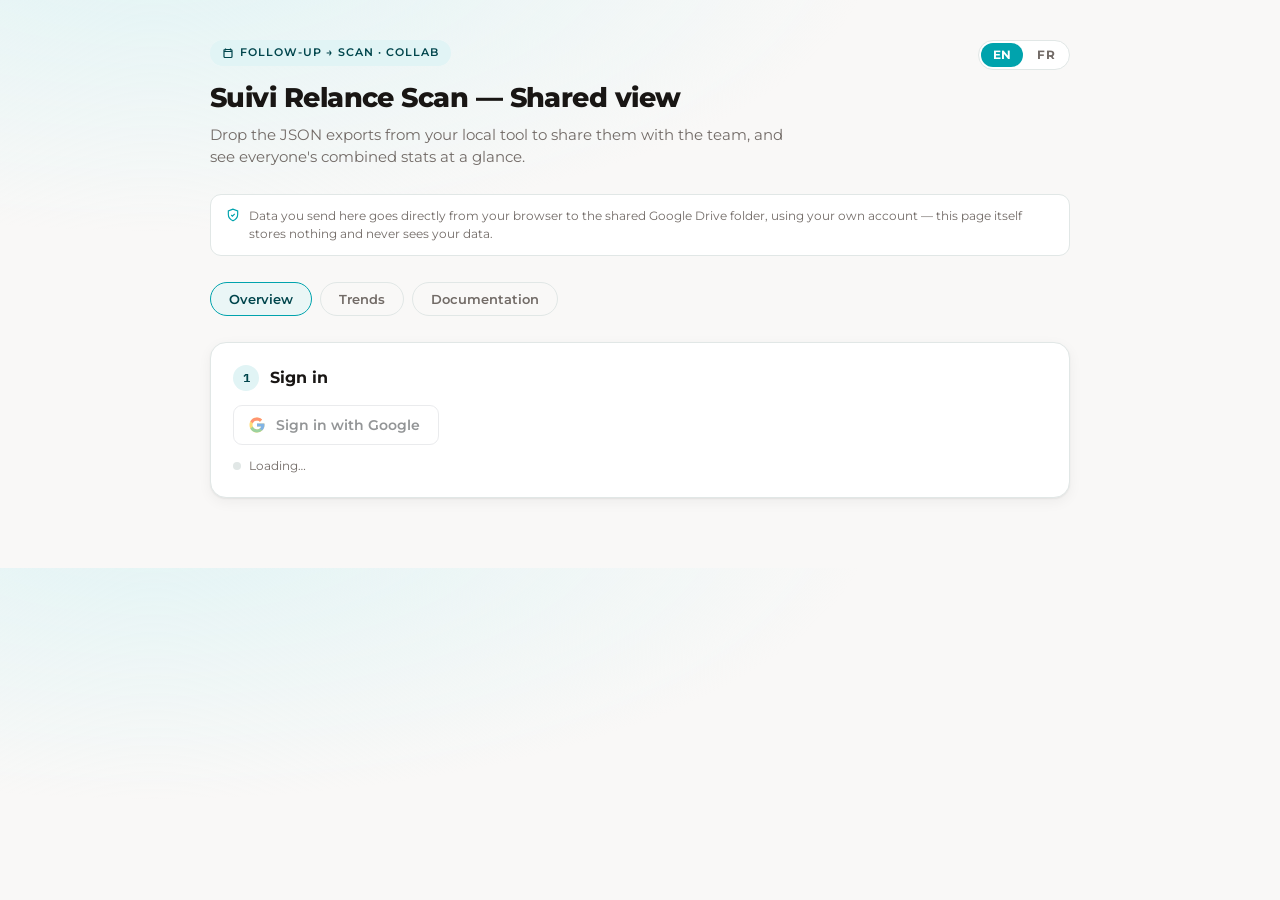
<file: legacy/collab.html>
<!doctype html>
<html lang="en">
<head>
<meta charset="utf-8">
<meta name="viewport" content="width=device-width, initial-scale=1, viewport-fit=cover">
<title data-i18n="pageTitle">Suivi Relance Scan — Collab</title>
<meta name="description" content="Suivi Relance Scan — vue collective de l'équipe">
<meta name="theme-color" content="#00A3AD">
<link rel="manifest" href="manifest.webmanifest">
<link rel="icon" href="icons/icon.svg" type="image/svg+xml">
<link rel="apple-touch-icon" href="icons/apple-touch-icon.png">
<meta name="apple-mobile-web-app-capable" content="yes">
<meta name="mobile-web-app-capable" content="yes">
<meta name="apple-mobile-web-app-title" content="Relance Scan">
<meta name="apple-mobile-web-app-status-bar-style" content="default">
<link rel="stylesheet" href="https://fonts.googleapis.com/css2?family=Montserrat:wght@400;500;600;700;800&family=IBM+Plex+Mono:wght@400;500;600&display=swap">
<style>
:root{
  --bg:#F9F8F7;
  --surface:#FFFFFF;
  --surface-2:#EAF6F6;
  --border:#E1E7E6;
  --ink:#191614;
  --ink-2:#4A4542;
  --muted:#726B67;
  --accent:#00A3AD;
  --accent-strong:#00454C;
  --accent-soft:#E1F4F5;
  --good:#1E8E5A;
  --good-soft:#E4F5EC;
  --bad:#B3392C;
  --bad-soft:#FBEAE7;
  --warn:#A8791F;
  --warn-soft:#FBF1DE;
  --shadow: 0 1px 2px rgba(25,22,20,0.06), 0 4px 14px rgba(25,22,20,0.05);
}
@media (prefers-color-scheme: dark){
  :root:not([data-theme="light"]){
    --bg:#0B1716; --surface:#12211F; --surface-2:#173330; --border:#28413E;
    --ink:#F3F0EE; --ink-2:#C9C2BE; --muted:#93A6A4;
    --accent:#2FC7CE; --accent-strong:#63DEE2; --accent-soft:rgba(47,199,206,0.14);
    --good:#49C98A; --good-soft:rgba(73,201,138,0.14);
    --bad:#E5484D; --bad-soft:rgba(229,72,77,0.14);
    --warn:#D9A94D; --warn-soft:rgba(217,169,77,0.14);
    --shadow: 0 1px 2px rgba(0,0,0,0.3), 0 8px 20px rgba(0,0,0,0.25);
  }
}
*{box-sizing:border-box;}
body{
  background:
    radial-gradient(1200px 480px at 12% -10%, var(--accent-soft), transparent 60%),
    var(--bg);
  color:var(--ink); font-family:"Montserrat", system-ui, -apple-system, sans-serif;
  font-size:15px; line-height:1.45; padding:40px 20px 70px; margin:0;
}
.wrap{max-width:860px;margin:0 auto;display:flex;flex-direction:column;gap:26px;}
.top-row{display:flex;align-items:flex-start;justify-content:space-between;gap:14px;}
.eyebrow{
  display:inline-flex;align-items:center;gap:6px;width:fit-content;
  font-size:11px;font-weight:600;letter-spacing:.09em;text-transform:uppercase;color:var(--accent-strong);
  background:var(--accent-soft);border-radius:999px;padding:5px 12px;margin:0 0 12px;
}
h1{font-size:1.7rem;font-weight:800;margin:0;letter-spacing:-.02em;}
h2{font-size:.98rem;font-weight:700;margin:0;}
.sub{color:var(--muted);font-size:.92rem;margin:8px 0 0;max-width:60ch;}
.privacy{
  display:flex;align-items:flex-start;gap:9px;font-size:.78rem;color:var(--muted);
  border:1px solid var(--border);background:var(--surface);border-radius:11px;padding:12px 15px;
}
.privacy svg{flex:none;color:var(--accent);margin-top:1px;}

.lang-switch{display:inline-flex;border:1px solid var(--border);border-radius:999px;padding:2px;gap:2px;flex:none;background:var(--surface);}
.lang-btn{font-family:inherit;font-size:.72rem;font-weight:700;letter-spacing:.03em;color:var(--muted);background:transparent;border:none;border-radius:999px;padding:5px 12px;cursor:pointer;transition:background .15s ease,color .15s ease;}
.lang-btn:hover{color:var(--ink);}
.lang-btn.active{background:var(--accent);color:#fff;}

.page-tabs{display:flex;gap:8px;}
.page-tab{
  font-family:inherit;font-size:.82rem;font-weight:600;color:var(--muted);
  background:transparent;border:1px solid var(--border);border-radius:999px;
  padding:8px 18px;cursor:pointer;transition:color .15s ease,background .15s ease,border-color .15s ease;
}
.page-tab:hover{color:var(--ink);}
.page-tab.active{color:var(--accent-strong);background:var(--surface-2);border-color:var(--accent);}
.page[hidden]{display:none;}
#trendsEmpty[hidden], #trendsBody[hidden]{display:none;}

.flow{display:flex;flex-direction:column;gap:14px;}
.step-card{
  background:var(--surface);border:1px solid var(--border);border-radius:16px;box-shadow:var(--shadow);
  padding:22px;position:relative;transition:opacity .2s ease;
}
.step-card[hidden]{display:none;}
.step-card.done{opacity:.72;}
.step-head{display:flex;align-items:center;gap:11px;margin-bottom:14px;}
.step-num{
  width:26px;height:26px;border-radius:999px;background:var(--accent-soft);color:var(--accent-strong);
  font-family:"IBM Plex Mono",monospace;font-size:.76rem;font-weight:700;
  display:flex;align-items:center;justify-content:center;flex:none;
}
.step-card.done .step-num{background:var(--good-soft);color:var(--good);}

button.google-btn{
  display:inline-flex;align-items:center;gap:10px;background:#fff;color:#3C4043;border:1px solid #DADCE0;
  border-radius:9px;padding:10px 18px 10px 14px;font-family:inherit;font-size:.86rem;font-weight:600;
  cursor:pointer;box-shadow:var(--shadow);transition:box-shadow .15s ease,background .15s ease;
}
button.google-btn:hover:not(:disabled){background:#F7F8F8;}
button.google-btn:disabled{opacity:.55;cursor:not-allowed;box-shadow:none;}
button.ghost{
  background:transparent;color:var(--ink-2);border:1px solid var(--border);border-radius:9px;
  padding:10px 16px;font-family:inherit;font-size:.82rem;font-weight:500;cursor:pointer;
}
button.ghost:hover{border-color:var(--accent);color:var(--accent-strong);}
button.btn-small{padding:7px 13px;font-size:.76rem;}
.hint{font-size:.78rem;color:var(--muted);margin:12px 0 0;}
.dropzone{
  border:1.5px dashed var(--border);border-radius:12px;padding:26px 16px;
  display:flex;flex-direction:column;align-items:center;gap:8px;text-align:center;
  cursor:pointer;transition:border-color .15s ease, background .15s ease;background:var(--bg);
}
.dropzone:hover, .dropzone.drag{border-color:var(--accent);background:var(--accent-soft);}
.dropzone svg{color:var(--accent);}
.dropzone span{font-size:.85rem;color:var(--ink-2);max-width:36ch;}
.save-input{
  font-family:"IBM Plex Mono",monospace;font-size:.78rem;color:var(--ink);background:var(--bg);
  border:1px solid var(--border);border-radius:8px;padding:7px 10px;
}
input[type=file]{display:none;}
.tiles{display:grid;grid-template-columns:repeat(auto-fit,minmax(150px,1fr));gap:14px;}
.tile{background:var(--bg);border:1px solid var(--border);border-radius:14px;padding:16px 18px;display:flex;flex-direction:column;gap:4px;}
.tile-label{font-size:.72rem;font-weight:600;letter-spacing:.06em;text-transform:uppercase;color:var(--muted);}
.tile-value{font-family:"IBM Plex Mono",monospace;font-size:1.7rem;font-weight:600;}
.tile-value.good{color:var(--good);}
.tile-sub{font-size:.75rem;color:var(--muted);}
.mini-table{width:100%;border-collapse:collapse;font-size:.82rem;margin-top:14px;}
.mini-table thead th{
  text-align:left;font-size:.68rem;font-weight:600;letter-spacing:.05em;text-transform:uppercase;
  color:var(--muted);padding:8px;border-bottom:1px solid var(--border);
}
.mini-table thead th.num{text-align:right;}
.mini-table tbody td{padding:8px;border-bottom:1px solid var(--border);}
.mini-table tbody td.mono-num{font-family:"IBM Plex Mono",monospace;text-align:right;}
.mini-table tbody tr:last-child td{border-bottom:none;}
.mini-table .rank{color:var(--muted);font-family:"IBM Plex Mono",monospace;width:1%;}
.mini-table .pct{font-family:"IBM Plex Mono",monospace;font-variant-numeric:tabular-nums;text-align:right;font-weight:600;}
.leaderboard-scroll{max-height:230px;overflow-y:auto;}
.empty-state{display:flex;flex-direction:column;align-items:center;gap:8px;text-align:center;color:var(--muted);padding:18px 10px;}
.empty-state svg{color:var(--border);}
.status-row{display:flex;align-items:center;gap:8px;margin-top:12px;}
.status-dot{width:8px;height:8px;border-radius:999px;background:var(--border);flex:none;}
.status-dot.ok{background:var(--good);}
.status-dot.err{background:var(--bad);}

.panel{background:var(--surface);border:1px solid var(--border);border-radius:16px;box-shadow:var(--shadow);overflow:hidden;}
.panel-head{display:flex;align-items:center;justify-content:space-between;gap:12px;flex-wrap:wrap;padding:16px 22px;border-bottom:1px solid var(--border);}
.filters{display:flex;gap:10px;flex-wrap:wrap;align-items:center;}
.filters select{font-family:inherit;font-size:.82rem;color:var(--ink);background:var(--bg);border:1px solid var(--border);border-radius:8px;padding:7px 10px;}
.charts-grid{display:grid;grid-template-columns:repeat(auto-fit,minmax(300px,1fr));gap:26px;padding:22px;}
.charts-grid+.charts-grid{border-top:1px solid var(--border);}
.chart-card{display:flex;flex-direction:column;gap:8px;min-width:0;}
.chart-title{font-size:.82rem;font-weight:700;color:var(--ink-2);margin:0;}
.table-scroll{overflow-x:auto;scrollbar-width:thin;scrollbar-color:var(--border) transparent;}
.table-scroll::-webkit-scrollbar{width:10px;height:10px;}
.table-scroll::-webkit-scrollbar-track{background:transparent;}
.table-scroll::-webkit-scrollbar-thumb{background:var(--border);border-radius:999px;border:2px solid var(--surface);background-clip:padding-box;}
.table-scroll::-webkit-scrollbar-thumb:hover{background:var(--muted);}
.changelog-scroll{max-height:380px;overflow-y:auto;}
.changelog-list{list-style:none;margin:10px 0 0;padding:0;display:flex;flex-direction:column;}
.changelog-list li{padding:10px 4px;border-bottom:1px solid var(--border);}
.changelog-list li:last-child{border-bottom:none;}
.changelog-version{font-family:"IBM Plex Mono",monospace;font-weight:600;color:var(--ink);}
.changelog-date{color:var(--muted);font-size:.78rem;margin-left:8px;}
.changelog-desc{display:block;margin-top:3px;font-size:.82rem;color:var(--ink-2);}
.chart-wrap{position:relative;}
.chart-wrap svg{display:block;width:100%;height:auto;}
.chart-tooltip{position:absolute;pointer-events:none;background:var(--ink);color:var(--bg);font-size:.72rem;font-weight:500;padding:4px 8px;border-radius:6px;white-space:nowrap;opacity:0;transform:translate(-50%,-115%);transition:opacity .1s ease;z-index:2;}
.legend-dynamic{color:var(--ink-2);font-style:italic;font-size:.78rem;margin:4px 0 0;}
.legend-dynamic strong{color:var(--ink);font-style:normal;}

.timebars{display:flex;flex-direction:column;gap:10px;padding-top:4px;}
.timebar-row{display:flex;align-items:center;gap:10px;}
.timebar-label{flex:0 0 140px;font-size:.76rem;color:var(--ink-2);}
.timebar-track{flex:1;height:10px;background:var(--surface-2);border-radius:999px;overflow:hidden;}
.timebar-share{height:100%;box-sizing:border-box;border-right:2px solid var(--surface);}
.timebar-fill{height:100%;background:var(--accent);}
.timebar-value{flex:0 0 auto;min-width:150px;text-align:right;font-family:"IBM Plex Mono",monospace;font-size:.76rem;font-variant-numeric:tabular-nums;}
.timebar-value strong{font-size:.9rem;font-weight:600;}
.timebar-count{color:var(--muted);}

button.link-btn{background:none;border:none;padding:0;margin-left:6px;color:var(--accent-strong);font-family:inherit;font-size:.78rem;cursor:pointer;line-height:1;vertical-align:middle;}
button.link-btn:hover{text-decoration:underline;}

.scorecard-select-row{display:flex;align-items:center;gap:8px;}
.scorecard-select-row select{font-family:inherit;font-size:.82rem;color:var(--ink);background:var(--bg);border:1px solid var(--border);border-radius:8px;padding:7px 10px;width:100%;max-width:280px;}
.scorecard-tiles{display:grid;grid-template-columns:repeat(auto-fit,minmax(130px,1fr));gap:10px;margin-top:4px;}
.trend-line{display:flex;align-items:center;gap:6px;margin-top:8px;}
.trend-emoji{font-size:1.4rem;line-height:1;}
.scorecard-timeline{list-style:none;margin:8px 0 0;padding:0;display:flex;flex-direction:column;gap:0;font-size:.78rem;color:var(--ink-2);}
.scorecard-timeline li{display:flex;justify-content:space-between;gap:10px;padding:6px 0;border-bottom:1px solid var(--border);}
.scorecard-timeline li:last-child{border-bottom:none;}
.scorecard-actions{display:flex;gap:8px;margin-top:10px;flex-wrap:wrap;}

.entry-filter-list{
  display:flex;flex-direction:column;gap:1px;min-width:280px;max-width:100%;
  max-height:172px;overflow-y:auto;border:1px solid var(--border);border-radius:10px;
  background:var(--bg);padding:5px;
}
.entry-filter-row{
  display:flex;align-items:center;gap:9px;padding:6px 8px;border-radius:7px;
  font-size:.8rem;color:var(--ink-2);cursor:pointer;user-select:none;
}
.entry-filter-row:hover{background:var(--surface-2);}
.entry-filter-row input[type=checkbox]{width:14px;height:14px;flex:none;accent-color:var(--accent);cursor:pointer;}
.entry-filter-row.checked{color:var(--ink);font-weight:600;background:var(--accent-soft);}
.entry-filter-row.checked:hover{background:var(--accent-soft);}
.entry-filter-empty{padding:8px;font-size:.8rem;color:var(--muted);}
.profile-resolved-row{display:flex;flex-wrap:wrap;align-items:center;gap:5px 10px;font-size:.78rem;color:var(--muted);margin:0;}
.profile-resolved-row .profile-item{display:inline-flex;align-items:center;gap:5px;white-space:nowrap;}
.profile-sep{color:var(--border);}

.team-chip-list{display:flex;flex-wrap:wrap;gap:8px;}
.team-chip{display:inline-flex;align-items:center;gap:6px;background:var(--surface-2);border:1px solid var(--border);border-radius:999px;padding:6px 8px 6px 12px;font-size:.82rem;color:var(--ink-2);}
.team-chip-count{font-family:"IBM Plex Mono",monospace;font-size:.7rem;color:var(--muted);background:var(--bg);border-radius:999px;padding:1px 7px;}
.team-chip-remove{background:none;border:none;color:var(--muted);cursor:pointer;font-size:1rem;line-height:1;padding:2px 4px;border-radius:999px;font-family:inherit;}
.team-chip-remove:hover{color:var(--bad);background:var(--bad-soft);}

.toast{position:fixed;bottom:22px;left:50%;transform:translateX(-50%) translateY(0);background:var(--ink);color:var(--bg);padding:9px 16px;border-radius:9px;font-size:.82rem;opacity:0;pointer-events:none;transition:opacity .2s ease, transform .2s ease;box-shadow:var(--shadow);z-index:10;}
.toast.show{opacity:1;transform:translateX(-50%) translateY(-6px);}
</style>
</head>
<body>

<div class="wrap">
  <header>
    <div class="top-row">
      <p class="eyebrow">
        <svg width="12" height="12" viewBox="0 0 24 24" fill="none" stroke="currentColor" stroke-width="2.4"><path d="M17 3v4M7 3v4M4 9h16M6 5h12a2 2 0 0 1 2 2v12a2 2 0 0 1-2 2H6a2 2 0 0 1-2-2V7a2 2 0 0 1 2-2Z"/></svg>
        <span data-i18n="eyebrow">Follow-up &rarr; scan &middot; collab</span>
      </p>
      <div class="lang-switch" role="group" aria-label="Language">
        <button type="button" class="lang-btn" id="langBtnEn" data-lang="en">EN</button>
        <button type="button" class="lang-btn" id="langBtnFr" data-lang="fr">FR</button>
      </div>
    </div>
    <h1 data-i18n="title">Suivi Relance Scan — Shared view</h1>
    <p class="sub" data-i18n="subtitle">Drop the JSON exports from your local tool to share them with the team, and see everyone's combined stats at a glance.</p>
  </header>

  <div class="privacy">
    <svg width="14" height="14" viewBox="0 0 24 24" fill="none" stroke="currentColor" stroke-width="2"><path d="M12 2 4 5v6c0 5 3.4 8.7 8 11 4.6-2.3 8-6 8-11V5l-8-3Z"/><path d="m9 12 2 2 4-4"/></svg>
    <span data-i18n="privacy">Data you send here goes directly from your browser to the shared Google Drive folder, using your own account — this page itself stores nothing and never sees your data.</span>
  </div>

  <nav class="page-tabs">
    <button type="button" class="page-tab active" id="tabOverviewBtn" data-i18n="tabOverview">Overview</button>
    <button type="button" class="page-tab" id="tabTrendsBtn" data-i18n="tabTrends">Trends</button>
    <button type="button" class="page-tab" id="tabDocsBtn" data-i18n="tabDocs">Documentation</button>
  </nav>

  <div id="pageOverview" class="page flow">
    <section class="step-card" id="authSection">
      <div class="step-head"><span class="step-num">1</span><h2 data-i18n="stepSignInTitle">Sign in</h2></div>
      <button class="google-btn" id="googleSignInBtn" disabled>
        <svg width="18" height="18" viewBox="0 0 48 48">
          <path fill="#FFC107" d="M43.611,20.083H42V20H24v8h11.303c-1.649,4.657-6.08,8-11.303,8c-6.627,0-12-5.373-12-12c0-6.627,5.373-12,12-12c3.059,0,5.842,1.154,7.961,3.039l5.657-5.657C34.046,6.053,29.268,4,24,4C12.955,4,4,12.955,4,24c0,11.045,8.955,20,20,20c11.045,0,20-8.955,20-20C44,22.659,43.862,21.35,43.611,20.083z"/>
          <path fill="#FF3D00" d="M6.306,14.691l6.571,4.819C14.655,15.108,18.961,12,24,12c3.059,0,5.842,1.154,7.961,3.039l5.657-5.657C34.046,6.053,29.268,4,24,4C16.318,4,9.656,8.337,6.306,14.691z"/>
          <path fill="#4CAF50" d="M24,44c5.166,0,9.86-1.977,13.409-5.192l-6.19-5.238C29.211,35.091,26.715,36,24,36c-5.202,0-9.619-3.317-11.283-7.946l-6.522,5.025C9.505,39.556,16.227,44,24,44z"/>
          <path fill="#1976D2" d="M43.611,20.083H42V20H24v8h11.303c-0.792,2.237-2.231,4.166-4.087,5.571c0.001-0.001,0.002-0.001,0.003-0.002l6.19,5.238C36.971,39.205,44,34,44,24C44,22.659,43.862,21.35,43.611,20.083z"/>
        </svg>
        <span id="googleSignInBtnLabel">Sign in with Google</span>
      </button>
      <div class="status-row"><span class="status-dot" id="authStatusDot"></span><p class="hint" id="authStatus" style="margin:0;" data-i18n="authLoading">Loading…</p></div>
    </section>

    <section class="step-card" id="profileGateSection" hidden>
      <div class="step-head"><span class="step-num">2</span><h2 data-i18n="stepProfileTitle">Your profile</h2></div>
      <div id="nicknameGatePicker">
        <p class="hint" data-i18n="nicknameGateBody" style="margin:0 0 12px;">Pick a nickname — this is what the team will see instead of your Google account name.</p>
        <div class="scorecard-select-row">
          <input type="text" id="nicknameGateInput" class="save-input" style="flex:1;max-width:240px;" maxlength="40">
          <button class="ghost" id="nicknameGateConfirmBtn" disabled data-i18n="nicknameGateConfirm">Confirm</button>
        </div>
        <p class="hint" id="nicknameGateStatus" style="margin-top:10px;"></p>
      </div>
      <div id="teamGatePicker" hidden>
        <p class="hint" data-i18n="teamGateBody" style="margin:0 0 12px;">Choose the team you belong to. An admin can change this later if needed.</p>
        <div class="scorecard-select-row">
          <select id="teamGateSelect">
            <option value="" data-i18n="teamGatePlaceholder">Choose a team…</option>
          </select>
          <button class="ghost" id="teamGateConfirmBtn" disabled data-i18n="teamGateConfirm">Confirm</button>
        </div>
        <p class="hint" id="teamGateStatus" style="margin-top:10px;"></p>
      </div>
      <div id="profileResolved" hidden></div>
    </section>

    <section class="step-card" id="uploadSection" hidden>
      <div class="step-head"><span class="step-num">3</span><h2 data-i18n="stepContributeTitle">Contribute</h2></div>
      <label class="dropzone" id="uploadDz" for="uploadFile">
        <svg width="22" height="22" viewBox="0 0 24 24" fill="none" stroke="currentColor" stroke-width="2"><path d="M12 16V4m0 0 4 4m-4-4-4 4"/><path d="M4 16v3a2 2 0 0 0 2 2h12a2 2 0 0 0 2-2v-3"/></svg>
        <span data-i18n="uploadDzLabel">Drop the JSON file exported from your local tool here, or click to choose it</span>
      </label>
      <input type="file" id="uploadFile" accept=".json,application/json">
      <p class="hint" id="uploadStatus"></p>
    </section>

    <div class="panel" id="adminScopeBar" hidden>
      <div class="panel-head">
        <div class="filters">
          <label for="adminTeamScope" style="font-size:.82rem;color:var(--ink-2);" data-i18n="adminScopeLabel">Team view</label>
          <select id="adminTeamScope">
            <option value="" data-i18n="adminScopeAll">All teams (global)</option>
          </select>
        </div>
        <span class="count-note hint" style="margin:0;" data-i18n="adminScopeHint">Admin only — everyone else only sees their own team's data.</span>
      </div>
    </div>

    <section class="step-card" id="collectiveSection" hidden>
      <div class="step-head"><span class="step-num">4</span><h2 data-i18n="stepSharedViewTitle">Shared view</h2></div>
      <div id="collectiveSummary">
        <div class="empty-state">
          <svg width="28" height="28" viewBox="0 0 24 24" fill="none" stroke="currentColor" stroke-width="1.6"><circle cx="12" cy="12" r="9"/><path d="M12 7v5l3 3"/></svg>
          <span class="hint" data-i18n="authLoading" style="margin:0;">Loading…</span>
        </div>
      </div>
      <button class="ghost" id="refreshBtn" style="margin-top:16px;" data-i18n="refreshBtn">Refresh</button>
    </section>

    <section class="step-card" id="manageTeamsSection" hidden>
      <div class="step-head"><h2 data-i18n="manageTeamsTitle">Manage teams (admin)</h2></div>
      <p class="hint" data-i18n="manageTeamsListSubtitle" style="margin:0 0 10px;">Teams</p>
      <div id="manageTeamsListBody"></div>
      <div class="scorecard-select-row" style="margin-top:12px;">
        <input type="text" id="newTeamNameInput" class="save-input" style="flex:1;max-width:220px;">
        <button class="ghost btn-small" id="addTeamBtn" data-i18n="addTeamBtn">Add team</button>
      </div>
      <p class="hint" data-i18n="manageTeamsMembersSubtitle" style="margin:22px 0 2px;">Members</p>
      <div id="manageTeamsBody"></div>
    </section>
  </div>

  <div id="pageTrends" class="page flow" hidden>
    <section class="panel">
      <div id="trendsEmpty" class="charts-grid" style="grid-template-columns:1fr;">
        <div class="empty-state">
          <svg width="28" height="28" viewBox="0 0 24 24" fill="none" stroke="currentColor" stroke-width="1.6"><path d="M4 12h4l2 3h4l2-3h4"/><path d="M5.5 6 4 12v6a2 2 0 0 0 2 2h12a2 2 0 0 0 2-2v-6l-1.5-6a2 2 0 0 0-2-1.5h-9a2 2 0 0 0-2 1.5Z"/></svg>
          <span class="hint" data-i18n="trendsEmptyState" style="margin:0;">Sign in and import at least one contribution to see the team's trends.</span>
        </div>
      </div>
      <div id="trendsBody" hidden>
        <div class="panel-head" style="flex-direction:column;align-items:stretch;">
          <div class="filters">
            <label for="trendsChannelFilter" style="font-size:.82rem;color:var(--ink-2);" data-i18n="channelLabel">Campaign type</label>
            <select id="trendsChannelFilter">
              <option value="" data-i18n="channelAll">All campaigns</option>
              <option value="appel" data-i18n="channelCalls">Calls</option>
              <option value="email" data-i18n="channelEmail">Email</option>
              <option value="sms" data-i18n="channelSms">SMS</option>
            </select>
            <label for="trendsContributorFilter" style="font-size:.82rem;color:var(--ink-2);" data-i18n="contributorFilterLabel">Contributor</label>
            <select id="trendsContributorFilter">
              <option value="" data-i18n="contributorFilterAll">All contributors</option>
            </select>
            <span class="count-note hint" style="margin:0;" data-i18n="channelHint">Detected from the campaign name (contains “Call”, “Email” or “SMS”).</span>
          </div>
          <div class="filters" style="margin-top:12px;align-items:flex-start;">
            <span style="font-size:.82rem;color:var(--ink-2);padding-top:7px;" data-i18n="entryFilterLabel">Entry</span>
            <div class="entry-filter-list" id="trendsEntryFilterList"></div>
            <span class="count-note hint" style="margin:0;max-width:28ch;" data-i18n="entryFilterHelp">None checked shows all entries.</span>
          </div>
        </div>
        <div class="charts-grid">
          <div class="chart-card">
            <p class="chart-title" data-i18n="dailyChartTitle">Daily scan rate</p>
            <div class="chart-wrap" id="dailyChartWrap">
              <div id="dailyChart"></div>
              <div class="chart-tooltip" id="dailyTooltip"></div>
            </div>
            <p class="hint legend-dynamic" id="dailyChartExample"></p>
          </div>
          <div class="chart-card">
            <p class="chart-title" data-i18n="commitmentChartTitle">Scan rate by commitment level (team total)</p>
            <div id="commitmentBreakdown"></div>
          </div>
        </div>
        <div class="charts-grid">
          <div class="chart-card">
            <p class="chart-title" data-i18n="scorecardTitle">Doctor scorecard</p>
            <div class="scorecard-select-row">
              <select id="doctorScorecardSelect"></select>
            </div>
            <div id="doctorScorecard"></div>
          </div>
          <div class="chart-card">
            <p class="chart-title" data-i18n="leaderboardTitle">Top doctors — Scan rookie/NSPTM (team total)</p>
            <div class="table-scroll leaderboard-scroll">
              <div id="doctorLeaderboard"></div>
            </div>
          </div>
        </div>
        <div class="charts-grid" style="grid-template-columns:1fr;">
          <div class="chart-card">
            <p class="chart-title" data-i18n="aircallTitle">Aircall calls — Voicemail drop &amp; scans</p>
            <div id="aircallBreakdown"></div>
          </div>
        </div>
      </div>
    </section>
  </div>

  <div id="pageDocs" class="page flow" hidden>
    <section class="panel">
      <div class="charts-grid">
        <div class="chart-card">
          <p class="chart-title" data-i18n="docsWhatTitle">What this tool is for</p>
          <p class="hint" data-i18n="docsWhatBody" style="margin:0;">Suivi Relance Scan — Collab brings together the JSON exports from everyone's individual tool into one shared view, so the whole team can see combined follow-up and scan stats without a shared file or a server.</p>
        </div>
        <div class="chart-card">
          <p class="chart-title" data-i18n="docsPrivacyTitle">Privacy</p>
          <p class="hint" data-i18n="docsPrivacyBody" style="margin:0;">Everything you upload goes straight from your browser to the shared Google Drive folder, using your own Google account. This page has no server and no database of its own — it only reads and writes files in that Drive folder, with your account's own permissions.</p>
        </div>
      </div>
      <div class="charts-grid">
        <div class="chart-card">
          <p class="chart-title" data-i18n="docsHowTitle">How it works</p>
          <ol class="hint" style="margin:0;padding-left:20px;display:flex;flex-direction:column;gap:8px;">
            <li data-i18n="docsHow1">Sign in with your Google account (step 1).</li>
            <li data-i18n="docsHow2">In your individual desktop tool, export your history as JSON, then drop that file here to contribute it (step 2).</li>
            <li data-i18n="docsHow3">The Overview tab (step 3) shows combined totals and a breakdown per contributor, plus the list of imported files.</li>
            <li data-i18n="docsHow4">The Trends tab turns the combined data into the same analysis as the individual tool: daily scan rate, breakdown by commitment level, doctor scorecard, Scan rookie/NSPTM leaderboard, and Aircall call outcomes — all computed across the whole team, with an optional filter by campaign type (Calls/Email/SMS).</li>
            <li data-i18n="docsHow5">A file can only be imported once — uploading the same export again is blocked automatically to avoid duplicates.</li>
            <li data-i18n="docsHow6">Everyone can delete their own imports; the tool administrator can delete any import.</li>
          </ol>
        </div>
      </div>
      <div class="charts-grid">
        <div class="chart-card">
          <p class="chart-title" data-i18n="docsChangelogTitle">Update history (changelog)</p>
          <div class="table-scroll changelog-scroll">
            <ul class="changelog-list" id="collabChangelogList"></ul>
          </div>
        </div>
      </div>
    </section>
  </div>

  <div class="toast" id="toast"></div>
</div>

<script src="https://accounts.google.com/gsi/client" async defer onload="initGoogle()"></script>
<script>
(function(){
  // === Configuration ===
  const GOOGLE_CLIENT_ID = '464525857093-e07onmr6jdbpoh6t3t1387nmlsr1fhk0.apps.googleusercontent.com';
  const DRIVE_FOLDER_ID = '1z_wEPjSz7YWrHmG-VKVM6zw-2_iEmCKS';
  const ADMIN_EMAILS = ['m.herberger@dental-monitoring.com'];
  const DEFAULT_TEAMS = ['Dach', 'Frabel', 'CEE', 'NAM', 'UKI'];
  const TEAM_DIRECTORY_FILENAME = '_team-directory.json';
  // ======================

  const DRIVE_SCOPE = 'https://www.googleapis.com/auth/drive https://www.googleapis.com/auth/userinfo.email';

  // Changelog shown in the Documentation tab — most recent first. Each entry has a French and an
  // English description since this is a single bilingual file (unlike the individual tool, which
  // ships as two separate versioned files with their own changelog per language).
  const COLLAB_CHANGELOG = [
    { date: '2026-09-24', fr: "Ajout d'un bouton « Télécharger » à côté de « Supprimer » sur chaque fichier importé, pour récupérer l'export JSON original de n'importe quel contributeur.", en: 'Added a "Download" button next to "Delete" on every imported file, to retrieve the original JSON export from any contributor.' },
    { date: '2026-09-23', fr: "Correction : la tuile « Patients réellement contactés » (et le tableau par CX) comptait chaque ligne importée, sans tenir compte de l'ajustement manuel « Patients réellement contactés » fait dans l'outil individuel. Elle reflète désormais ce nombre ajusté, cohérent avec le taux de scan affiché.", en: 'Fix: the "Patients actually contacted" tile (and the per-CX table) counted every imported row, ignoring the manual "Patients actually contacted" adjustment made in the individual tool. It now reflects that adjusted number, consistent with the displayed scan rate.' },
    { date: '2026-09-22', fr: "Ajout d'un rôle « Admin » modifiable par membre (colonne Rôle, à côté de l'équipe) : l'admin fixe peut promouvoir n'importe quel membre en admin depuis « Gérer les équipes », sans toucher au code.", en: 'Added a per-member "Admin" role (a Role column next to Team): the fixed admin can promote any member to admin from "Manage teams", with no code changes needed.' },
    { date: '2026-09-22', fr: "Correction d'un bug critique : le fichier interne « _team-directory.json » (équipes, surnoms, affectations) apparaissait dans la liste « Fichiers importés » comme un import illisible, avec un bouton Supprimer visible pour l'admin — un clic dessus l'effaçait définitivement. Il est désormais exclu de cette liste, et la suppression d'un import déplace maintenant le fichier vers la corbeille Drive (récupérable) au lieu de le supprimer définitivement.", en: 'Fixed a critical bug: the internal "_team-directory.json" file (teams, nicknames, assignments) was showing up in the "Imported files" list as an unreadable import, with a Delete button visible to the admin — clicking it permanently erased it. It is now excluded from that list, and deleting an import now moves the file to the Drive trash (recoverable) instead of permanently deleting it.' },
    { date: '2026-09-22', fr: "Ajout d'un changelog complet dans l'onglet Documentation, listant l'historique des évolutions de l'outil collab.", en: "Added a full changelog to the Documentation tab, listing the collab tool's history of changes." },
    { date: '2026-09-21', fr: "Fusion des étapes « Ton surnom » et « Ton équipe » de l'inscription en une seule carte, avec une ligne de statut compacte une fois les deux résolus et des liens « Changer » indépendants pour chacun.", en: 'Merged the "Your nickname" and "Your team" onboarding steps into a single card, with one compact status line once both are resolved and independent "Change" links for each.' },
    { date: '2026-09-21', fr: "L'affichage du nom (filtre CX, liste des entrées, tableau CX, fichiers importés) résout désormais en direct le surnom si un pseudo a été choisi, sinon l'email — au lieu d'un nom figé au moment de l'import.", en: 'The displayed name (CX filter, entry list, CX table, imported files) now resolves live to the nickname if one is set, otherwise the email — instead of a name frozen at import time.' },
    { date: '2026-09-21', fr: "Ajout d'un « surnom » choisi au premier lancement (à la place de l'email affiché) ; sélection multiple par Shift-clic dans la liste d'entrées à cocher.", en: 'Added a self-chosen "nickname" on first launch (instead of showing the email); Shift-click range-select in the checkbox entry list.' },
    { date: '2026-09-21', fr: "Refonte du filtre d'entrées : remplacement du menu déroulant multi-sélection natif (peu esthétique) par une liste de cases à cocher stylées, cohérente avec le thème sombre de l'outil.", en: "Redesigned the entry filter: replaced the native multi-select dropdown with a styled checkbox list matching the tool's dark theme." },
    { date: '2026-09-21', fr: "Renommage de « Contributeur » en « CX » (intitulé du poste de l'équipe) dans toute l'interface.", en: 'Renamed "Contributor" to "CX" (the team\'s job title) throughout the interface.' },
    { date: '2026-09-21', fr: "Ajout du filtre par CX et de la sélection multiple dans le filtre par entrée (une ou plusieurs entrées affichées à la fois, toutes par défaut).", en: 'Added a CX filter and multi-select in the entry filter (show one or more entries at once, all by default).' },
    { date: '2026-09-21', fr: "Appels Aircall : les résultats figés (« Figer à cette entrée » dans l'outil individuel) s'affichent désormais automatiquement dès l'import, sans upload CSV/Excel séparé dans l'outil collab.", en: 'Aircall: pinned results ("Pin to this entry" in the individual tool) now show automatically on import, with no separate CSV/Excel upload needed in the collab tool.' },
    { date: '2026-09-21', fr: "Gestion des équipes directement depuis l'interface (admin) : ajout/suppression d'équipes sans intervention technique, avec réaffectation automatique des membres de l'équipe supprimée.", en: "Team management directly from the UI (admin): add/remove teams with no technical intervention, with automatic reassignment of the removed team's members." },
    { date: '2026-09-21', fr: "Système d'équipes : chaque personne choisit son équipe au premier accès (modifiable ensuite), les données sont filtrées par équipe, et l'administrateur dispose d'une vue par équipe et/ou globale.", en: "Team system: everyone picks their team on first access (changeable later), data is scoped by team, and the admin gets a per-team and/or global view." },
    { date: '2026-09-21', fr: "Ajout de la partie Appels Aircall (qui manquait) et d'un onglet « Documentation » propre à l'outil collab.", en: 'Added the missing Aircall section, and a dedicated "Documentation" tab for the collab tool.' },
    { date: '2026-09-21', fr: "Ajout de l'onglet « Tendances » (même analyse que l'outil individuel : taux de scan, commitment level, fiche docteur, leaderboard) et d'une traduction anglais/français (anglais par défaut).", en: 'Added the "Trends" tab (same analysis as the individual tool: scan rate, commitment level, doctor scorecard, leaderboard) and an English/French translation (English by default).' },
    { date: '2026-09-21', fr: "Ajout de la suppression des imports (les siens, ou n'importe lequel pour l'admin) et blocage automatique en cas de réimport du même fichier.", en: 'Added the ability to delete imports (your own, or any for the admin) and automatic blocking of re-importing the same file.' },
    { date: '2026-09-21', fr: "Mise en place de la connexion Google (OAuth) et du stockage partagé sur Google Drive : chaque import va directement du navigateur de l'utilisateur vers le dossier Drive commun de l'équipe, sans serveur.", en: "Set up Google sign-in (OAuth) and shared Google Drive storage: each import goes straight from the user's browser to the team's shared Drive folder, with no server." },
    { date: '2026-09-21', fr: "Choix de Netlify pour héberger l'outil (gratuit, sans date d'expiration, accessible avec un compte Google) et mise en ligne.", en: 'Chose Netlify to host the tool (free, no expiration date, accessible with a Google account) and deployed it.' },
    { date: '2026-09-21', fr: "Lancement du projet d'outil collab : décision de l'architecture (un outil alimenté par Google Drive, sans backend, pour synchroniser les stats individuelles vers une vue d'équipe partagée).", en: 'Kicked off the collab tool project: decided the architecture (a Drive-backed tool with no server, to sync individual stats into one shared team view).' },
  ];

  function renderCollabChangelog(){
    const list = document.getElementById('collabChangelogList');
    if(!list) return;
    list.innerHTML = COLLAB_CHANGELOG.map(e=> `<li><span class="changelog-date">${escapeHtml(e.date)}</span><span class="changelog-desc">${escapeHtml(currentLang === 'fr' ? e.fr : e.en)}</span></li>`).join('');
  }

  // === i18n — English is the default language; French is a toggle. ===
  const LANG_STORAGE_KEY = 'src_collab_lang_v1';
  const I18N = {
    en: {
      pageTitle: 'Suivi Relance Scan — Collab',
      eyebrow: 'Follow-up → scan · collab',
      title: 'Suivi Relance Scan — Shared view',
      subtitle: "Drop the JSON exports from your local tool to share them with the team, and see everyone's combined stats at a glance.",
      privacy: 'Data you send here goes directly from your browser to the shared Google Drive folder, using your own account — this page itself stores nothing and never sees your data.',
      tabOverview: 'Overview',
      tabTrends: 'Trends',
      tabDocs: 'Documentation',
      stepSignInTitle: 'Sign in',
      stepProfileTitle: 'Your profile',
      stepContributeTitle: 'Contribute',
      stepSharedViewTitle: 'Shared view',
      nicknameGateBody: 'Pick a nickname — this is what the team will see instead of your Google account name.',
      nicknameGatePlaceholder: 'Your nickname…',
      nicknameGateConfirm: 'Confirm',
      nicknameGateLoading: 'Loading…',
      nicknameGateSaving: 'Saving…',
      nicknameGateSaveError: 'Could not save your nickname — check your connection and try again.',
      nicknameGateResolvedText: 'Your nickname: {nickname}.',
      teamGateBody: 'Choose the team you belong to. An admin can change this later if needed.',
      teamGatePlaceholder: 'Choose a team…',
      teamGateConfirm: 'Confirm',
      teamGateLoading: 'Loading…',
      teamGateSaving: 'Saving…',
      teamGateSaveError: 'Could not save your team — check your connection and try again.',
      teamGateResolvedText: 'Your team: {team}.',
      teamGateChangeLink: 'Change',
      adminScopeLabel: 'Team view',
      adminScopeAll: 'All teams (global)',
      adminScopeUnassigned: 'Unassigned',
      adminScopeHint: "Admin only — everyone else only sees their own team's data.",
      manageTeamsTitle: 'Manage teams (admin)',
      manageTeamsListSubtitle: 'Teams',
      manageTeamsMembersSubtitle: 'Members',
      manageTeamsEmpty: 'No team members yet.',
      manageTeamsUnassigned: 'Unassigned',
      thName: 'Name',
      thEmail: 'Email',
      thTeam: 'Team',
      thRole: 'Role',
      roleAdmin: 'Admin',
      roleMember: 'Member',
      roleFixedAdminHint: 'Fixed admin — set in the tool\'s code, cannot be changed here.',
      toastTeamUpdated: 'Team updated ✓',
      toastTeamUpdateFailed: 'Could not update team — check your connection.',
      toastRoleUpdated: 'Role updated ✓',
      toastRoleUpdateFailed: 'Could not update role — check your connection.',
      addTeamBtn: 'Add team',
      newTeamNamePlaceholder: 'New team name…',
      removeTeamBtn: 'Remove team',
      noTeamsYet: 'No teams yet — add one below.',
      confirmRemoveTeam: 'Remove the team "{team}"? This cannot be undone.',
      confirmRemoveTeamWithMembers: '"{team}" still has {count} member(s) — they will become Unassigned. Remove it anyway?',
      toastTeamAdded: 'Team added ✓',
      toastTeamRemoved: 'Team removed ✓',
      toastTeamActionFailed: 'Could not update the team list — check your connection.',
      googleBtnDefault: 'Sign in with Google',
      googleBtnReconnect: 'Reconnect',
      uploadDzLabel: 'Drop the JSON file exported from your local tool here, or click to choose it',
      refreshBtn: 'Refresh',
      authLoading: 'Loading…',
      authReady: 'Ready — sign in to contribute or view team stats.',
      authConnected: 'Signed in as {name} ({email})',
      authDenied: 'Sign-in was refused or cancelled.',
      authExpired: 'Your session expired — click "Sign in with Google" again to continue (it only takes a few seconds).',
      authMisconfigured: 'Google configuration missing — the Client ID and Drive folder ID need to be set in the code by the admin.',
      uploadReadError: "Couldn't read this file.",
      uploadInvalidJson: 'Invalid JSON file.',
      uploadNoEntries: 'No history entries found in this file.',
      uploadChecking: 'Checking (already imported?)…',
      uploadDuplicate: 'This file was already imported — all its entries are already in the shared pool. Upload cancelled.',
      uploadSending: 'Uploading…',
      uploadFailedCode: 'Upload to Drive failed (code {code}).',
      uploadSuccess: 'Uploaded ✓ ({count} entries shared)',
      uploadNetworkFail: 'Upload failed — check your connection.',
      summaryLoadError: "Couldn't load the shared folder.",
      summaryEmpty: 'No contributions yet — be the first to send one.',
      tileVerifications: 'Verifications',
      tileVerificationsSub: 'combined contributions',
      tilePatients: 'Patients actually contacted',
      tilePatientsSub: 'across all CX',
      tileScanRate: 'Scan rate',
      tileScanRateSub: '{scanned}/{total} scanned',
      thContributor: 'CX',
      thPatients: 'Patients',
      thScanned: 'Scanned',
      thRate: 'Rate',
      filesImportedTitle: 'Imported files',
      thDate: 'Date',
      thEntries: 'Entries',
      unreadable: 'unreadable',
      entriesCount: '{count} entries',
      deleteBtn: 'Delete',
      confirmDelete: 'Permanently delete this import? This action cannot be undone.',
      deleteFailedCode: 'Delete failed (code {code}).',
      deleteFailedNetwork: 'Delete failed — check your connection.',
      downloadBtn: 'Download',
      downloadFailedCode: 'Download failed (code {code}).',
      downloadFailedNetwork: 'Download failed — check your connection.',
      channelLabel: 'Campaign type',
      channelHint: 'Detected from the campaign name (contains "Call", "Email" or "SMS").',
      channelAll: 'All campaigns',
      channelCalls: 'Calls',
      channelEmail: 'Email',
      channelSms: 'SMS',
      dailyChartTitle: 'Daily scan rate',
      dailyChartLastPoint: 'Latest point: {label} → {value}% conversion.',
      noDataYet: 'No data yet',
      chartAriaLabel: 'Trend chart',
      commitmentChartTitle: 'Scan rate by commitment level (team total)',
      commitmentEmpty: 'Not enough shared data yet for this analysis.',
      scorecardTitle: 'Doctor scorecard',
      scorecardPlaceholder: 'Choose a doctor…',
      scorecardChoose: 'Choose a doctor to generate their scorecard.',
      scorecardVolume: 'Volume',
      scorecardVolumeSub: 'patients tracked (team total)',
      scorecardRate: 'Scan rate',
      scorecardNoTrend: 'Not enough verifications yet to show a trend.',
      scorecardVolumeLine: 'Volume: {total} patients tracked (team total)',
      scorecardRateLine: 'Overall scan rate: {pct}% ({scanned}/{total})',
      scorecardDoctorTitle: 'Doctor scorecard — {doctor}',
      scorecardGeneratedOn: 'Generated on {date}',
      scorecardDetailLine: 'Detail by verification:',
      trendStable: 'Stable since the last verification ({pct}%).',
      trendDelta: '{sign}{delta} pts since the last verification ({prevPct}% → {lastPct}%).',
      copyBtn: 'Copy',
      downloadBtn: 'Download',
      patientListBtn: 'Patient list',
      leaderboardTitle: 'Top doctors — Scan rookie/NSPTM (team total)',
      leaderboardEmpty: "No doctor has {min}+ patients in the shared data yet — not enough volume for a meaningful ranking.",
      thDoctor: 'Doctor',
      thRisky: 'Scan rookie/NSPTM',
      thRiskyScanned: 'Of which scanned',
      trendsEmptyState: "Sign in and import at least one contribution to see the team's trends.",
      toastCopied: 'Scorecard copied ✓',
      toastNoPatients: 'No patients to export for this doctor',
      statusScanned: 'Scanned',
      statusNotScanned: 'Not scanned',
      aircallTitle: 'Aircall calls — Voicemail drop & scans',
      aircallNoFrozenData: 'None of the entries currently shown have frozen Aircall data yet. In the individual tool, use "Freeze to this entry" on a history entry, then re-export and re-import it here.',
      aircallFrozenSummary: '{withCount} / {totalCount} shown entries have frozen Aircall data ({matched} / {totalCalls} calls matched).',
      contributorFilterLabel: 'CX',
      contributorFilterAll: 'All CX',
      entryFilterLabel: 'Entry',
      entryFilterHelp: 'None checked shows all entries.',
      entryFilterEmpty: 'No entries match the current filters.',
      thCategory: 'Category',
      thVolume: 'Volume',
      thScannedAfter: 'Scanned after',
      aircallBucketVoicemail: 'Voicemail',
      aircallBucketAnswered: 'Call answered',
      aircallBucketNotAnswered: 'Call not answered',
      docsWhatTitle: 'What this tool is for',
      docsWhatBody: "Suivi Relance Scan — Collab brings together the JSON exports from everyone's individual tool into one shared view, so the whole team can see combined follow-up and scan stats without a shared file or a server.",
      docsPrivacyTitle: 'Privacy',
      docsPrivacyBody: "Everything you upload goes straight from your browser to the shared Google Drive folder, using your own Google account. This page has no server and no database of its own — it only reads and writes files in that Drive folder, with your account's own permissions.",
      docsHowTitle: 'How it works',
      docsHow1: 'Sign in with your Google account (step 1).',
      docsHow2: 'In your individual desktop tool, export your history as JSON, then drop that file here to contribute it (step 2).',
      docsHow3: 'The Overview tab (step 3) shows combined totals and a breakdown per CX, plus the list of imported files.',
      docsHow4: 'The Trends tab turns the combined data into the same analysis as the individual tool: daily scan rate, breakdown by commitment level, doctor scorecard, Scan rookie/NSPTM leaderboard, and Aircall call outcomes — all computed across the whole team, with an optional filter by campaign type (Calls/Email/SMS).',
      docsHow5: 'A file can only be imported once — uploading the same export again is blocked automatically to avoid duplicates.',
      docsHow6: 'Everyone can delete their own imports; the tool administrator can delete any import.',
      docsChangelogTitle: 'Update history (changelog)',
    },
    fr: {
      pageTitle: 'Suivi Relance Scan — Collab',
      eyebrow: 'Relance → scan · collab',
      title: 'Suivi Relance Scan — Vue collective',
      subtitle: "Dépose les exports JSON de ton outil local pour les partager avec l'équipe, et consulte les statistiques combinées de tout le monde en un coup d'œil.",
      privacy: "Les données envoyées ici vont directement de ton navigateur vers le dossier Google Drive partagé, avec ton propre compte — cette page elle-même ne stocke rien et ne voit jamais tes données.",
      tabOverview: "Vue d'ensemble",
      tabTrends: 'Tendances',
      tabDocs: 'Documentation',
      stepSignInTitle: 'Connexion',
      stepProfileTitle: 'Ton profil',
      stepContributeTitle: 'Contribuer',
      stepSharedViewTitle: 'Vue collective',
      nicknameGateBody: "Choisis un surnom — c'est ce que l'équipe verra à la place de ton nom de compte Google.",
      nicknameGatePlaceholder: 'Ton surnom…',
      nicknameGateConfirm: 'Confirmer',
      nicknameGateLoading: 'Chargement…',
      nicknameGateSaving: 'Enregistrement…',
      nicknameGateSaveError: "Impossible d'enregistrer ton surnom — vérifie ta connexion et réessaie.",
      nicknameGateResolvedText: 'Ton surnom : {nickname}.',
      teamGateBody: "Choisis l'équipe à laquelle tu appartiens. Un admin pourra modifier ça plus tard si besoin.",
      teamGatePlaceholder: 'Choisir une équipe…',
      teamGateConfirm: 'Confirmer',
      teamGateLoading: 'Chargement…',
      teamGateSaving: 'Enregistrement…',
      teamGateSaveError: "Impossible d'enregistrer ton équipe — vérifie ta connexion et réessaie.",
      teamGateResolvedText: 'Ton équipe : {team}.',
      teamGateChangeLink: 'Changer',
      adminScopeLabel: 'Vue par équipe',
      adminScopeAll: 'Toutes les équipes (global)',
      adminScopeUnassigned: 'Non assignés',
      adminScopeHint: "Réservé à l'admin — tout le monde d'autre ne voit que les données de sa propre équipe.",
      manageTeamsTitle: "Gérer les équipes (admin)",
      manageTeamsListSubtitle: 'Équipes',
      manageTeamsMembersSubtitle: 'Membres',
      manageTeamsEmpty: "Aucun membre pour l'instant.",
      manageTeamsUnassigned: 'Non assigné',
      thName: 'Nom',
      thEmail: 'Email',
      thTeam: 'Équipe',
      thRole: 'Rôle',
      roleAdmin: 'Admin',
      roleMember: 'Membre',
      roleFixedAdminHint: "Admin fixe — défini dans le code de l'outil, non modifiable ici.",
      toastTeamUpdated: 'Équipe mise à jour ✓',
      toastTeamUpdateFailed: "Impossible de mettre à jour l'équipe — vérifie ta connexion.",
      toastRoleUpdated: 'Rôle mis à jour ✓',
      toastRoleUpdateFailed: "Impossible de mettre à jour le rôle — vérifie ta connexion.",
      addTeamBtn: 'Ajouter une équipe',
      newTeamNamePlaceholder: 'Nom de la nouvelle équipe…',
      removeTeamBtn: "Supprimer l'équipe",
      noTeamsYet: "Aucune équipe pour l'instant — ajoutes-en une ci-dessous.",
      confirmRemoveTeam: 'Supprimer l\'équipe « {team} » ? Cette action est irréversible.',
      confirmRemoveTeamWithMembers: '« {team} » contient encore {count} membre(s) — ils deviendront Non assignés. Supprimer quand même ?',
      toastTeamAdded: 'Équipe ajoutée ✓',
      toastTeamRemoved: 'Équipe supprimée ✓',
      toastTeamActionFailed: "Impossible de mettre à jour la liste des équipes — vérifie ta connexion.",
      googleBtnDefault: 'Se connecter avec Google',
      googleBtnReconnect: 'Reconnecter',
      uploadDzLabel: "Dépose ici le fichier JSON exporté depuis ton outil local, ou clique pour le choisir",
      refreshBtn: 'Actualiser',
      authLoading: 'Chargement…',
      authReady: "Prêt — connecte-toi pour contribuer ou consulter les statistiques d'équipe.",
      authConnected: 'Connecté en tant que {name} ({email})',
      authDenied: 'Connexion refusée ou annulée.',
      authExpired: 'Ta session a expiré — reclique sur "Se connecter avec Google" pour continuer (ça ne prend que quelques secondes).',
      authMisconfigured: "Configuration Google manquante — le Client ID et l'ID du dossier Drive doivent être renseignés dans le code par l'administrateur.",
      uploadReadError: 'Impossible de lire ce fichier.',
      uploadInvalidJson: 'Fichier JSON invalide.',
      uploadNoEntries: "Aucune entrée d'historique trouvée dans ce fichier.",
      uploadChecking: 'Vérification (déjà importé ?)…',
      uploadDuplicate: 'Ce fichier a déjà été importé — toutes ses entrées sont déjà dans le pool partagé. Envoi annulé.',
      uploadSending: 'Envoi en cours…',
      uploadFailedCode: "Échec de l'envoi vers Drive (code {code}).",
      uploadSuccess: 'Envoyé ✓ ({count} entrée(s) partagée(s))',
      uploadNetworkFail: "Échec de l'envoi — vérifie ta connexion.",
      summaryLoadError: 'Impossible de charger le dossier partagé.',
      summaryEmpty: "Aucune contribution pour l'instant — sois le premier à en envoyer une.",
      tileVerifications: 'Vérifications',
      tileVerificationsSub: 'contributions cumulées',
      tilePatients: 'Patients réellement contactés',
      tilePatientsSub: 'tous CX confondus',
      tileScanRate: 'Taux de scan',
      tileScanRateSub: '{scanned}/{total} scannés',
      thContributor: 'CX',
      thPatients: 'Patients',
      thScanned: 'Scannés',
      thRate: 'Taux',
      filesImportedTitle: 'Fichiers importés',
      thDate: 'Date',
      thEntries: 'Entrées',
      unreadable: 'illisible',
      entriesCount: '{count} entrée(s)',
      deleteBtn: 'Supprimer',
      confirmDelete: 'Supprimer définitivement cet import ? Cette action est irréversible.',
      deleteFailedCode: 'Échec de la suppression (code {code}).',
      deleteFailedNetwork: 'Échec de la suppression — vérifie ta connexion.',
      downloadBtn: 'Télécharger',
      downloadFailedCode: 'Échec du téléchargement (code {code}).',
      downloadFailedNetwork: 'Échec du téléchargement — vérifie ta connexion.',
      channelLabel: 'Type de campagne',
      channelHint: 'Détecté depuis le nom de la campagne (contient « Appel », « Email » ou « SMS »).',
      channelAll: 'Toutes les campagnes',
      channelCalls: 'Appels',
      channelEmail: 'Email',
      channelSms: 'SMS',
      dailyChartTitle: 'Taux de scan par jour',
      dailyChartLastPoint: 'Dernier point : {label} → {value}% de conversion.',
      noDataYet: 'Pas encore de données',
      chartAriaLabel: "Graphique d'évolution",
      commitmentChartTitle: "Taux de scan par commitment level (cumul de l'équipe)",
      commitmentEmpty: 'Pas encore assez de données partagées pour cette analyse.',
      scorecardTitle: 'Fiche docteur',
      scorecardPlaceholder: 'Choisir un docteur…',
      scorecardChoose: 'Choisissez un docteur pour générer sa fiche.',
      scorecardVolume: 'Volume',
      scorecardVolumeSub: "patients suivis (cumul équipe)",
      scorecardRate: 'Taux de scan',
      scorecardNoTrend: 'Pas assez de vérifications pour dégager une tendance.',
      scorecardVolumeLine: 'Volume : {total} patients suivis (cumul équipe)',
      scorecardRateLine: 'Taux de scan global : {pct}% ({scanned}/{total})',
      scorecardDoctorTitle: 'Fiche docteur — {doctor}',
      scorecardGeneratedOn: 'Généré le {date}',
      scorecardDetailLine: 'Détail par vérification :',
      trendStable: 'Stable depuis la dernière vérification ({pct}%).',
      trendDelta: '{sign}{delta} pts depuis la dernière vérification ({prevPct}% → {lastPct}%).',
      copyBtn: 'Copier',
      downloadBtn: 'Télécharger',
      patientListBtn: 'Liste des patients',
      leaderboardTitle: "Top docteurs — Scan rookie/NSPTM (cumul de l'équipe)",
      leaderboardEmpty: "Aucun docteur n'a encore {min} patients ou plus dans les données partagées — pas assez de volume pour un classement pertinent.",
      thDoctor: 'Docteur',
      thRisky: 'Scan rookie/NSPTM',
      thRiskyScanned: 'Dont scannés',
      trendsEmptyState: "Connecte-toi et importe au moins une contribution pour voir les tendances de l'équipe.",
      toastCopied: 'Fiche copiée ✓',
      toastNoPatients: 'Aucun patient à exporter pour ce docteur',
      statusScanned: 'Scanné',
      statusNotScanned: 'Non scanné',
      aircallTitle: 'Appels Aircall — Voicemail drop & scans',
      aircallNoFrozenData: "Aucune des entrées actuellement affichées n'a de résultat Aircall figé pour l'instant. Dans l'outil individuel, utilise « Figer à cette entrée » sur une entrée d'historique, puis réexporte et réimporte-la ici.",
      aircallFrozenSummary: '{withCount} / {totalCount} entrées affichées ont un résultat Aircall figé ({matched} / {totalCalls} appels liés).',
      contributorFilterLabel: 'CX',
      contributorFilterAll: 'Tous les CX',
      entryFilterLabel: 'Entrée',
      entryFilterHelp: 'Aucune case cochée = toutes les entrées affichées.',
      entryFilterEmpty: 'Aucune entrée ne correspond aux filtres actuels.',
      thCategory: 'Catégorie',
      thVolume: 'Volume',
      thScannedAfter: 'Scanné après',
      aircallBucketVoicemail: 'Messagerie',
      aircallBucketAnswered: 'Appel décroché',
      aircallBucketNotAnswered: 'Appel non décroché',
      docsWhatTitle: 'À quoi sert cet outil ?',
      docsWhatBody: "Suivi Relance Scan — Collab rassemble les exports JSON de l'outil individuel de chacun dans une seule vue partagée, pour que toute l'équipe voie les statistiques combinées de relance et de scan sans fichier partagé ni serveur.",
      docsPrivacyTitle: 'Confidentialité',
      docsPrivacyBody: "Tout ce que vous importez va directement de votre navigateur vers le dossier Google Drive partagé, avec votre propre compte Google. Cette page n'a ni serveur ni base de données à elle — elle ne fait que lire et écrire des fichiers dans ce dossier Drive, avec les permissions de votre propre compte.",
      docsHowTitle: 'Comment ça marche',
      docsHow1: 'Connectez-vous avec votre compte Google (étape 1).',
      docsHow2: "Dans votre outil individuel de bureau, exportez votre historique en JSON, puis déposez ce fichier ici pour le partager (étape 2).",
      docsHow3: "L'onglet Vue d'ensemble (étape 3) affiche les totaux combinés et une répartition par CX, ainsi que la liste des fichiers importés.",
      docsHow4: "L'onglet Tendances reprend la même analyse que l'outil individuel sur les données combinées : taux de scan par jour, répartition par commitment level, fiche docteur, classement Scan rookie/NSPTM, et résultats des appels Aircall — le tout calculé sur toute l'équipe, avec un filtre optionnel par type de campagne (Appels/Email/SMS).",
      docsHow5: "Un même fichier ne peut être importé qu'une seule fois — réimporter le même export est bloqué automatiquement pour éviter les doublons.",
      docsHow6: "Chacun peut supprimer ses propres imports ; l'administrateur de l'outil peut supprimer n'importe quel import.",
      docsChangelogTitle: 'Historique des mises à jour (changelog)',
    },
  };

  function loadLang(){
    try{ const v = localStorage.getItem(LANG_STORAGE_KEY); return (v === 'en' || v === 'fr') ? v : null; }catch(e){ return null; }
  }
  function saveLang(lang){
    try{ localStorage.setItem(LANG_STORAGE_KEY, lang); }catch(e){}
  }
  let currentLang = loadLang() || 'en';

  function i18n(key, params){
    const dict = I18N[currentLang] || I18N.en;
    let str = (dict && dict[key]) || I18N.en[key] || key;
    if(params){
      Object.keys(params).forEach(k=>{ str = str.split('{' + k + '}').join(params[k]); });
    }
    return str;
  }

  let accessToken = null;
  let currentUser = null;
  let tokenClient = null;
  let collectiveData = null;
  let rawCollectiveData = null;
  let trendsChannel = '';
  let trendsContributor = '';
  let entryFilterAnchorIndex = null;
  let trendsEntryFilter = [];
  let teamDirectory = { fileId: null, teams: DEFAULT_TEAMS.slice(), members: {} };
  let myNickname = null;
  let myTeam = null;
  let adminTeamScope = '';
  let nicknameGateStatusState = null;
  let teamGateStatusState = null;

  function isAdmin(){
    if(!currentUser) return false;
    if(ADMIN_EMAILS.includes(currentUser.email)) return true;
    const m = teamDirectory.members[currentUser.email];
    return !!(m && m.role === 'admin');
  }

  const els = {
    googleSignInBtn: document.getElementById('googleSignInBtn'),
    googleSignInBtnLabel: document.getElementById('googleSignInBtnLabel'),
    authStatus: document.getElementById('authStatus'),
    authStatusDot: document.getElementById('authStatusDot'),
    authSection: document.getElementById('authSection'),
    uploadSection: document.getElementById('uploadSection'),
    uploadDz: document.getElementById('uploadDz'),
    uploadFile: document.getElementById('uploadFile'),
    uploadStatus: document.getElementById('uploadStatus'),
    collectiveSection: document.getElementById('collectiveSection'),
    collectiveSummary: document.getElementById('collectiveSummary'),
    refreshBtn: document.getElementById('refreshBtn'),
    langBtnEn: document.getElementById('langBtnEn'),
    langBtnFr: document.getElementById('langBtnFr'),
    tabOverviewBtn: document.getElementById('tabOverviewBtn'),
    tabTrendsBtn: document.getElementById('tabTrendsBtn'),
    tabDocsBtn: document.getElementById('tabDocsBtn'),
    pageOverview: document.getElementById('pageOverview'),
    pageTrends: document.getElementById('pageTrends'),
    pageDocs: document.getElementById('pageDocs'),
    trendsEmpty: document.getElementById('trendsEmpty'),
    trendsBody: document.getElementById('trendsBody'),
    trendsChannelFilter: document.getElementById('trendsChannelFilter'),
    trendsContributorFilter: document.getElementById('trendsContributorFilter'),
    trendsEntryFilterList: document.getElementById('trendsEntryFilterList'),
    dailyChartWrap: document.getElementById('dailyChartWrap'),
    dailyChart: document.getElementById('dailyChart'),
    dailyTooltip: document.getElementById('dailyTooltip'),
    dailyChartExample: document.getElementById('dailyChartExample'),
    commitmentBreakdown: document.getElementById('commitmentBreakdown'),
    doctorScorecardSelect: document.getElementById('doctorScorecardSelect'),
    doctorScorecard: document.getElementById('doctorScorecard'),
    doctorLeaderboard: document.getElementById('doctorLeaderboard'),
    aircallBreakdown: document.getElementById('aircallBreakdown'),
    profileGateSection: document.getElementById('profileGateSection'),
    profileResolved: document.getElementById('profileResolved'),
    nicknameGatePicker: document.getElementById('nicknameGatePicker'),
    nicknameGateInput: document.getElementById('nicknameGateInput'),
    nicknameGateConfirmBtn: document.getElementById('nicknameGateConfirmBtn'),
    nicknameGateStatus: document.getElementById('nicknameGateStatus'),
    teamGatePicker: document.getElementById('teamGatePicker'),
    teamGateSelect: document.getElementById('teamGateSelect'),
    teamGateConfirmBtn: document.getElementById('teamGateConfirmBtn'),
    teamGateStatus: document.getElementById('teamGateStatus'),
    adminScopeBar: document.getElementById('adminScopeBar'),
    adminTeamScope: document.getElementById('adminTeamScope'),
    manageTeamsSection: document.getElementById('manageTeamsSection'),
    manageTeamsListBody: document.getElementById('manageTeamsListBody'),
    newTeamNameInput: document.getElementById('newTeamNameInput'),
    addTeamBtn: document.getElementById('addTeamBtn'),
    manageTeamsBody: document.getElementById('manageTeamsBody'),
    toast: document.getElementById('toast'),
  };

  function escapeHtml(s){ return String(s).replace(/[&<>"']/g, c=>({'&':'&amp;','<':'&lt;','>':'&gt;','"':'&quot;',"'":'&#39;'}[c])); }

  function isConfigured(){
    return GOOGLE_CLIENT_ID && !GOOGLE_CLIENT_ID.startsWith('REMPLACER') && DRIVE_FOLDER_ID && !DRIVE_FOLDER_ID.startsWith('REMPLACER');
  }

  let toastTimer = null;
  function showToast(msg){
    els.toast.textContent = msg;
    els.toast.classList.add('show');
    clearTimeout(toastTimer);
    toastTimer = setTimeout(()=> els.toast.classList.remove('show'), 2200);
  }

  // === Auth status — stored as {key, params, dot} so switching language re-renders it correctly. ===
  let authStatusState = { key: 'authLoading', params: {}, dot: null };
  function setAuthStatus(key, params, dotState){
    authStatusState = { key, params: params || {}, dot: dotState || null };
    renderAuthStatus();
  }
  function renderAuthStatus(){
    els.authStatus.textContent = i18n(authStatusState.key, authStatusState.params);
    els.authStatusDot.className = 'status-dot' + (authStatusState.dot ? ' ' + authStatusState.dot : '');
  }

  let googleBtnConnected = false;
  function renderGoogleBtnLabel(){
    els.googleSignInBtnLabel.textContent = i18n(googleBtnConnected ? 'googleBtnReconnect' : 'googleBtnDefault');
  }

  let uploadStatusState = null;
  function showUploadStatus(key, params, isError){
    uploadStatusState = { key, params: params || {}, isError };
    renderUploadStatus();
  }
  function renderUploadStatus(){
    if(!uploadStatusState){ els.uploadStatus.textContent = ''; return; }
    els.uploadStatus.textContent = i18n(uploadStatusState.key, uploadStatusState.params);
    els.uploadStatus.style.color = uploadStatusState.isError ? 'var(--bad)' : 'var(--good)';
  }

  // === Persistance de session : on garde le jeton (et sa date d'expiration réelle donnée par
  // Google, ~1h) en local pour éviter de redemander une connexion à chaque simple rechargement
  // de la page. Google ne permet pas de renouveler ce jeton silencieusement au-delà de sa durée
  // de vie réelle — une fois expiré, il faut bien recliquer, mais plus jamais "pour rien".
  const TOKEN_STORAGE_KEY = 'src_collab_session_v1';

  function saveSession(token, expiresInSec, user){
    try{
      localStorage.setItem(TOKEN_STORAGE_KEY, JSON.stringify({
        token, user, expiresAt: Date.now() + (Number(expiresInSec)||3300) * 1000,
      }));
    }catch(e){ /* stockage indisponible — la session ne survivra juste pas au rechargement */ }
  }

  function loadValidSession(){
    try{
      const raw = localStorage.getItem(TOKEN_STORAGE_KEY);
      if(!raw) return null;
      const data = JSON.parse(raw);
      if(!data || !data.token || !data.expiresAt || data.expiresAt <= Date.now()) return null;
      return data;
    }catch(e){ return null; }
  }

  function clearSession(){
    try{ localStorage.removeItem(TOKEN_STORAGE_KEY); }catch(e){}
  }

  function enterConnectedState(){
    setAuthStatus('authConnected', { name: currentUser.name, email: currentUser.email }, 'ok');
    googleBtnConnected = true;
    renderGoogleBtnLabel();
    els.googleSignInBtn.disabled = false;
    els.authSection.classList.add('done');
    ensureOnboardingAndProceed();
  }

  function handleSessionExpired(){
    accessToken = null;
    currentUser = null;
    clearSession();
    els.authSection.classList.remove('done');
    googleBtnConnected = false;
    renderGoogleBtnLabel();
    myNickname = null;
    myTeam = null;
    rawCollectiveData = null;
    collectiveData = null;
    els.profileGateSection.hidden = true;
    els.uploadSection.hidden = true;
    els.collectiveSection.hidden = true;
    els.adminScopeBar.hidden = true;
    els.manageTeamsSection.hidden = true;
    setAuthStatus('authExpired', {}, 'err');
  }

  // Restauration immédiate si un jeton encore valide est déjà en mémoire locale — indépendant
  // du chargement de la librairie Google, donc ça s'affiche sans délai au rechargement.
  (function restoreSessionIfValid(){
    const saved = loadValidSession();
    if(!saved) return;
    accessToken = saved.token;
    currentUser = saved.user;
    enterConnectedState();
  })();

  window.initGoogle = function initGoogle(){
    if(!isConfigured()){
      setAuthStatus('authMisconfigured', {}, 'err');
      return;
    }
    tokenClient = google.accounts.oauth2.initTokenClient({
      client_id: GOOGLE_CLIENT_ID,
      scope: DRIVE_SCOPE,
      callback: onTokenReceived,
    });
    els.googleSignInBtn.disabled = false;
    if(!accessToken){
      setAuthStatus('authReady', {}, null);
    }
  };

  async function onTokenReceived(response){
    if(response.error){
      setAuthStatus('authDenied', {}, 'err');
      return;
    }
    accessToken = response.access_token;
    try{
      const userInfo = await fetch('https://www.googleapis.com/oauth2/v2/userinfo', {
        headers: { Authorization: 'Bearer ' + accessToken }
      }).then(r=>r.json());
      currentUser = { email: userInfo.email || 'unknown', name: userInfo.name || userInfo.email || 'Unknown' };
    }catch(e){
      currentUser = { email: 'unknown', name: 'Unknown' };
    }
    saveSession(accessToken, response.expires_in, currentUser);
    enterConnectedState();
  }

  els.googleSignInBtn.addEventListener('click', ()=>{
    if(!tokenClient) return;
    tokenClient.requestAccessToken();
  });

  // ============================= Teams =============================
  // Team membership lives in a single shared JSON file in the Drive folder (the "team
  // directory"), keyed by email. Contributions themselves aren't tagged with a team — the
  // team for a given import is always looked up live from this directory by uploader email,
  // so an admin reassigning someone's team immediately re-scopes all of that person's past
  // and future imports too, without touching each file.
  function teamOptionsHtml(selected){
    return teamDirectory.teams.map(t=>`<option value="${escapeHtml(t)}" ${t===selected?'selected':''}>${escapeHtml(t)}</option>`).join('');
  }

  function teamForEmail(email){
    const m = teamDirectory.members[email];
    return (m && m.team) || null;
  }

  // The display name for a contributor is always looked up live from the team directory by
  // email, the same way teamForEmail() is — so a nickname change retroactively relabels all of
  // that person's past AND future imports, instead of imports being stuck with whatever name
  // (possibly an email fallback, from before nicknames existed) was stored on them at upload time.
  function displayNameForEmail(email, fallback){
    const m = email ? teamDirectory.members[email] : null;
    if(m && m.name && m.name.trim()) return m.name.trim();
    return fallback || email || '?';
  }

  async function loadTeamDirectory(){
    const listRes = await fetch(
      `https://www.googleapis.com/drive/v3/files?q='${DRIVE_FOLDER_ID}'+in+parents+and+trashed=false+and+name='${TEAM_DIRECTORY_FILENAME}'&fields=files(id,name)`,
      { headers: { Authorization: 'Bearer ' + accessToken } }
    );
    if(listRes.status === 401) throw authExpiredError();
    const listJson = await listRes.json();
    const file = (listJson.files || [])[0];
    if(!file) return { fileId: null, teams: DEFAULT_TEAMS.slice(), members: {} };
    const contentRes = await fetch(`https://www.googleapis.com/drive/v3/files/${file.id}?alt=media`, {
      headers: { Authorization: 'Bearer ' + accessToken }
    });
    if(contentRes.status === 401) throw authExpiredError();
    let content = {};
    try{ content = await contentRes.json(); }catch(e){ content = {}; }
    const teams = (content && Array.isArray(content.teams) && content.teams.length) ? content.teams : DEFAULT_TEAMS.slice();
    return { fileId: file.id, teams, members: (content && content.members) || {} };
  }

  // Generic read-modify-write: mutateFn receives a mutable {teams, members} draft (freshly
  // re-fetched right before writing, to shrink the window for clobbering a concurrent edit)
  // and mutates it in place. Used for every team-directory change — self-assigning a team,
  // an admin reassigning someone, or an admin adding/removing a team.
  async function updateTeamDirectory(mutateFn){
    const fresh = await loadTeamDirectory();
    const draft = { teams: fresh.teams.slice(), members: Object.assign({}, fresh.members) };
    mutateFn(draft);
    const payload = JSON.stringify({ version: 2, updatedAt: new Date().toISOString(), teams: draft.teams, members: draft.members });
    if(fresh.fileId){
      const res = await fetch(`https://www.googleapis.com/upload/drive/v3/files/${fresh.fileId}?uploadType=media`, {
        method: 'PATCH',
        headers: { Authorization: 'Bearer ' + accessToken, 'Content-Type': 'application/json' },
        body: payload,
      });
      if(res.status === 401) throw authExpiredError();
      if(!res.ok) throw new Error('team-directory-update-failed');
      teamDirectory = { fileId: fresh.fileId, teams: draft.teams, members: draft.members };
    } else {
      const metadata = { name: TEAM_DIRECTORY_FILENAME, parents: [DRIVE_FOLDER_ID] };
      const boundary = '-------teamdir' + Date.now();
      const body =
        `--${boundary}\r\nContent-Type: application/json; charset=UTF-8\r\n\r\n${JSON.stringify(metadata)}\r\n` +
        `--${boundary}\r\nContent-Type: application/json\r\n\r\n${payload}\r\n` +
        `--${boundary}--`;
      const res = await fetch('https://www.googleapis.com/upload/drive/v3/files?uploadType=multipart', {
        method: 'POST',
        headers: { Authorization: 'Bearer ' + accessToken, 'Content-Type': `multipart/related; boundary=${boundary}` },
        body,
      });
      if(res.status === 401) throw authExpiredError();
      if(!res.ok) throw new Error('team-directory-create-failed');
      const created = await res.json();
      teamDirectory = { fileId: created.id, teams: draft.teams, members: draft.members };
    }
    return teamDirectory;
  }

  // Nickname and team share one step-card (#profileGateSection): a picker sub-view per gate,
  // plus one combined line once both are resolved — see showProfileResolved().
  function showNicknameGateStatus(key, params){
    nicknameGateStatusState = key ? { key, params: params || {} } : null;
    renderNicknameGateStatus();
  }
  function renderNicknameGateStatus(){
    els.nicknameGateStatus.textContent = nicknameGateStatusState ? i18n(nicknameGateStatusState.key, nicknameGateStatusState.params) : '';
  }
  function showTeamGateStatus(key, params){
    teamGateStatusState = key ? { key, params: params || {} } : null;
    renderTeamGateStatus();
  }
  function renderTeamGateStatus(){
    els.teamGateStatus.textContent = teamGateStatusState ? i18n(teamGateStatusState.key, teamGateStatusState.params) : '';
  }

  function showNicknameGatePicker(){
    els.profileGateSection.classList.remove('done');
    els.nicknameGatePicker.hidden = false;
    els.teamGatePicker.hidden = true;
    els.profileResolved.hidden = true;
    els.nicknameGateInput.placeholder = i18n('nicknameGatePlaceholder');
    if(!els.nicknameGateInput.value) els.nicknameGateInput.value = myNickname || '';
    els.nicknameGateConfirmBtn.disabled = !els.nicknameGateInput.value.trim();
    showNicknameGateStatus(null);
  }
  function showTeamGatePicker(){
    els.profileGateSection.classList.remove('done');
    els.nicknameGatePicker.hidden = true;
    els.teamGatePicker.hidden = false;
    els.profileResolved.hidden = true;
    els.teamGateSelect.innerHTML = `<option value="">${i18n('teamGatePlaceholder')}</option>` + teamOptionsHtml(myTeam);
    els.teamGateSelect.value = myTeam || '';
    els.teamGateConfirmBtn.disabled = !els.teamGateSelect.value;
    showTeamGateStatus(null);
  }
  function showProfileResolved(){
    els.profileGateSection.classList.add('done');
    els.nicknameGatePicker.hidden = true;
    els.teamGatePicker.hidden = true;
    els.profileResolved.hidden = false;
    els.profileResolved.innerHTML = `<p class="profile-resolved-row">
      <span class="profile-item">${escapeHtml(i18n('nicknameGateResolvedText', { nickname: myNickname }))} <button class="link-btn" id="profileChangeNicknameBtn" type="button">${i18n('teamGateChangeLink')}</button></span>
      <span class="profile-sep">·</span>
      <span class="profile-item">${escapeHtml(i18n('teamGateResolvedText', { team: myTeam }))} <button class="link-btn" id="profileChangeTeamBtn" type="button">${i18n('teamGateChangeLink')}</button></span>
    </p>`;
    document.getElementById('profileChangeNicknameBtn').addEventListener('click', showNicknameGatePicker);
    document.getElementById('profileChangeTeamBtn').addEventListener('click', showTeamGatePicker);
  }
  function renderProfileGateState(){
    renderNicknameGateStatus();
    renderTeamGateStatus();
    if(myNickname && myTeam){
      showProfileResolved();
    } else if(!els.nicknameGatePicker.hidden){
      els.nicknameGateInput.placeholder = i18n('nicknameGatePlaceholder');
    } else if(!els.teamGatePicker.hidden){
      const prevSelected = els.teamGateSelect.value;
      els.teamGateSelect.innerHTML = `<option value="">${i18n('teamGatePlaceholder')}</option>` + teamOptionsHtml(prevSelected);
      els.teamGateSelect.value = prevSelected;
    }
  }
  els.nicknameGateInput.addEventListener('input', ()=>{
    els.nicknameGateConfirmBtn.disabled = !els.nicknameGateInput.value.trim();
  });
  els.nicknameGateInput.addEventListener('keydown', e=>{
    if(e.key === 'Enter' && !els.nicknameGateConfirmBtn.disabled){ e.preventDefault(); els.nicknameGateConfirmBtn.click(); }
  });
  els.nicknameGateConfirmBtn.addEventListener('click', async ()=>{
    const nickname = els.nicknameGateInput.value.trim();
    if(!nickname) return;
    els.nicknameGateConfirmBtn.disabled = true;
    showNicknameGateStatus('nicknameGateSaving');
    try{
      await updateTeamDirectory(draft=>{
        const prev = draft.members[currentUser.email] || {};
        draft.members[currentUser.email] = Object.assign({}, prev, { name: nickname, updatedAt: new Date().toISOString() });
      });
      myNickname = nickname;
      proceedToTeamGate();
    }catch(e){
      if(e && e.authExpired){ handleSessionExpired(); return; }
      showNicknameGateStatus('nicknameGateSaveError');
      els.nicknameGateConfirmBtn.disabled = false;
    }
  });

  function populateAdminScopeSelect(){
    const prev = els.adminTeamScope.value;
    els.adminTeamScope.innerHTML =
      `<option value="">${i18n('adminScopeAll')}</option>` +
      teamDirectory.teams.map(t=>`<option value="${escapeHtml(t)}">${escapeHtml(t)}</option>`).join('') +
      `<option value="__unassigned__">${i18n('adminScopeUnassigned')}</option>`;
    els.adminTeamScope.value = teamDirectory.teams.includes(prev) || prev === '__unassigned__' ? prev : '';
    adminTeamScope = els.adminTeamScope.value;
  }
  els.adminTeamScope.addEventListener('change', ()=>{
    adminTeamScope = els.adminTeamScope.value;
    applyTeamScopeAndRender();
  });

  function effectiveTeamScope(){
    return isAdmin() ? adminTeamScope : myTeam;
  }

  // The individual tool lets people manually override "patients actually contacted" (some
  // imported rows may not have been real contact attempts) — entry.stats.calledTotal already
  // holds that resolved number (falling back to the raw row count when no override was set).
  // Collab must aggregate that same number, not entry.rows.length, or the "Patients" tile would
  // count every imported row as a contact regardless of the override.
  function entryCalledTotal(entry){
    if(entry && entry.stats && typeof entry.stats.calledTotal === 'number') return entry.stats.calledTotal;
    return (entry && entry.rows || []).length;
  }

  function scopeDataToTeam(data, scope){
    if(!data) return { files: [], allEntries: [], seenIds: new Set(), byContributor: new Map() };
    if(!scope) return data;
    const matches = email=>{
      const team = teamForEmail(email);
      return scope === '__unassigned__' ? !team : team === scope;
    };
    const filteredEntries = data.allEntries.filter(e=> matches(e._uploaderEmail));
    const filteredFiles = data.files.filter(f=> matches(f.uploaderEmail));
    const byContributor = new Map();
    filteredEntries.forEach(e=>{
      const key = e._uploaderEmail || e._uploaderName;
      if(!byContributor.has(key)) byContributor.set(key, {total:0, scanned:0, email:e._uploaderEmail, name:e._uploaderName});
      const c = byContributor.get(key);
      const rows = e.rows || [];
      c.total += entryCalledTotal(e);
      c.scanned += rows.filter(r=>r.scanned).length;
    });
    return { files: filteredFiles, allEntries: filteredEntries, seenIds: new Set(filteredEntries.map(e=>String(e.id))), byContributor };
  }

  function applyTeamScopeAndRender(){
    collectiveData = scopeDataToTeam(rawCollectiveData, effectiveTeamScope());
    if(rawCollectiveData && !collectiveData.files.length){
      els.collectiveSummary.innerHTML = emptyState(ICON_TRAY, i18n('summaryEmpty'));
    } else if(collectiveData.files.length){
      renderCollectiveSummary(collectiveData);
    }
    renderTrends();
  }

  function renderTeamsListBody(){
    const counts = {};
    Object.values(teamDirectory.members).forEach(m=>{ if(m.team) counts[m.team] = (counts[m.team]||0) + 1; });
    els.manageTeamsListBody.innerHTML = teamDirectory.teams.length
      ? `<div class="team-chip-list">${teamDirectory.teams.map(t=>`
          <span class="team-chip">${escapeHtml(t)} <span class="team-chip-count">${counts[t]||0}</span>
            <button type="button" class="team-chip-remove" data-remove-team="${escapeHtml(t)}" title="${i18n('removeTeamBtn')}">&times;</button>
          </span>`).join('')}</div>`
      : `<p class="hint" style="margin:0;">${i18n('noTeamsYet')}</p>`;
    els.manageTeamsListBody.querySelectorAll('[data-remove-team]').forEach(btn=>{
      btn.addEventListener('click', ()=> removeTeam(btn.getAttribute('data-remove-team')));
    });
    els.newTeamNameInput.placeholder = i18n('newTeamNamePlaceholder');
  }

  async function addTeam(){
    const raw = els.newTeamNameInput.value.trim();
    if(!raw) return;
    els.addTeamBtn.disabled = true;
    try{
      await updateTeamDirectory(draft=>{
        if(!draft.teams.some(t=> t.toLowerCase() === raw.toLowerCase())) draft.teams.push(raw);
      });
      els.newTeamNameInput.value = '';
      showToast(i18n('toastTeamAdded'));
      populateAdminScopeSelect();
      renderTeamsListBody();
      renderManageTeamsPanel();
    }catch(e){
      if(e && e.authExpired){ handleSessionExpired(); return; }
      showToast(i18n('toastTeamActionFailed'));
    }
    els.addTeamBtn.disabled = false;
  }
  els.addTeamBtn.addEventListener('click', addTeam);
  els.newTeamNameInput.addEventListener('keydown', e=>{
    if(e.key === 'Enter'){ e.preventDefault(); addTeam(); }
  });

  async function removeTeam(team){
    const count = Object.values(teamDirectory.members).filter(m=> m.team === team).length;
    const confirmMsg = count > 0
      ? i18n('confirmRemoveTeamWithMembers', { team, count })
      : i18n('confirmRemoveTeam', { team });
    if(!confirm(confirmMsg)) return;
    try{
      await updateTeamDirectory(draft=>{
        draft.teams = draft.teams.filter(t=> t !== team);
        Object.keys(draft.members).forEach(email=>{
          if(draft.members[email].team === team) draft.members[email] = Object.assign({}, draft.members[email], { team: '' });
        });
      });
      if(adminTeamScope === team) adminTeamScope = '';
      if(myTeam === team) myTeam = null;
      showToast(i18n('toastTeamRemoved'));
      populateAdminScopeSelect();
      renderTeamsListBody();
      renderManageTeamsPanel();
      applyTeamScopeAndRender();
    }catch(e){
      if(e && e.authExpired){ handleSessionExpired(); return; }
      showToast(i18n('toastTeamActionFailed'));
    }
  }

  function renderManageTeamsPanel(){
    if(!isAdmin()) return;
    renderTeamsListBody();
    const rows = new Map();
    Object.keys(teamDirectory.members).forEach(email=>{
      const m = teamDirectory.members[email];
      rows.set(email, { name: m.name || email, team: m.team || '', role: m.role || '' });
    });
    (rawCollectiveData ? rawCollectiveData.files : []).forEach(f=>{
      if(!f.uploaderEmail || rows.has(f.uploaderEmail)) return;
      rows.set(f.uploaderEmail, { name: f.uploaderName || f.uploaderEmail, team: '', role: '' });
    });
    const sorted = Array.from(rows.entries()).sort((a,b)=> a[1].name.localeCompare(b[1].name));
    if(!sorted.length){
      els.manageTeamsBody.innerHTML = `<p class="hint">${i18n('manageTeamsEmpty')}</p>`;
      return;
    }
    const selectStyle = 'font-family:inherit;font-size:.8rem;padding:5px 8px;border-radius:6px;border:1px solid var(--border);background:var(--bg);color:var(--ink);';
    els.manageTeamsBody.innerHTML = `<table class="mini-table">
      <thead><tr><th>${i18n('thName')}</th><th>${i18n('thEmail')}</th><th>${i18n('thTeam')}</th><th>${i18n('thRole')}</th></tr></thead>
      <tbody>${sorted.map(([email, r])=>{
        const teamOptions = `<option value="">${i18n('manageTeamsUnassigned')}</option>` + teamOptionsHtml(r.team);
        const teamCell = `<select data-member-email="${escapeHtml(email)}" style="${selectStyle}">${teamOptions}</select>`;
        const roleCell = ADMIN_EMAILS.includes(email)
          ? `<span class="hint" style="margin:0;" title="${escapeHtml(i18n('roleFixedAdminHint'))}">${i18n('roleAdmin')}</span>`
          : `<select data-member-role-email="${escapeHtml(email)}" style="${selectStyle}">
              <option value="" ${r.role === 'admin' ? '' : 'selected'}>${i18n('roleMember')}</option>
              <option value="admin" ${r.role === 'admin' ? 'selected' : ''}>${i18n('roleAdmin')}</option>
            </select>`;
        return `<tr><td>${escapeHtml(r.name)}</td><td class="hint" style="margin:0;padding:8px;">${escapeHtml(email)}</td><td>${teamCell}</td><td>${roleCell}</td></tr>`;
      }).join('')}</tbody>
    </table>`;
    els.manageTeamsBody.querySelectorAll('[data-member-email]').forEach(sel=>{
      sel.addEventListener('change', async ()=>{
        const email = sel.getAttribute('data-member-email');
        const team = sel.value;
        sel.disabled = true;
        const existingName = (teamDirectory.members[email] && teamDirectory.members[email].name) || (rows.get(email) && rows.get(email).name) || email;
        try{
          await updateTeamDirectory(draft=>{
            const prev = draft.members[email] || {};
            draft.members[email] = Object.assign({}, prev, { team, name: existingName, updatedAt: new Date().toISOString() });
          });
          showToast(i18n('toastTeamUpdated'));
          if(currentUser && email === currentUser.email) myTeam = team || null;
          applyTeamScopeAndRender();
        }catch(e){
          if(e && e.authExpired){ handleSessionExpired(); return; }
          showToast(i18n('toastTeamUpdateFailed'));
        }
        sel.disabled = false;
      });
    });
    els.manageTeamsBody.querySelectorAll('[data-member-role-email]').forEach(sel=>{
      sel.addEventListener('change', async ()=>{
        const email = sel.getAttribute('data-member-role-email');
        const role = sel.value;
        sel.disabled = true;
        const existingName = (teamDirectory.members[email] && teamDirectory.members[email].name) || (rows.get(email) && rows.get(email).name) || email;
        try{
          await updateTeamDirectory(draft=>{
            const prev = draft.members[email] || {};
            draft.members[email] = Object.assign({}, prev, { role, name: prev.name || existingName, updatedAt: new Date().toISOString() });
          });
          showToast(i18n('toastRoleUpdated'));
          renderManageTeamsPanel();
        }catch(e){
          if(e && e.authExpired){ handleSessionExpired(); return; }
          showToast(i18n('toastRoleUpdateFailed'));
        }
        sel.disabled = false;
      });
    });
  }

  function proceedAfterTeamKnown(){
    els.uploadSection.hidden = false;
    els.collectiveSection.hidden = false;
    if(isAdmin()){
      populateAdminScopeSelect();
      els.adminScopeBar.hidden = false;
      els.manageTeamsSection.hidden = false;
    } else {
      els.adminScopeBar.hidden = true;
      els.manageTeamsSection.hidden = true;
    }
    refreshCollectiveView();
  }

  function proceedToTeamGate(){
    const existing = teamDirectory.members[currentUser.email];
    if(existing && teamDirectory.teams.includes(existing.team)){
      myTeam = existing.team;
      showProfileResolved();
      proceedAfterTeamKnown();
      return;
    }
    showTeamGatePicker();
  }

  // Onboarding is two gated steps sharing one step-card and the same directory record (keyed by
  // email): nickname first, then team. Both must be resolved before the upload/shared-view
  // sections appear.
  async function ensureOnboardingAndProceed(){
    els.profileGateSection.hidden = false;
    els.nicknameGatePicker.hidden = false;
    els.teamGatePicker.hidden = true;
    els.profileResolved.hidden = true;
    showNicknameGateStatus('nicknameGateLoading');
    let dir;
    try{
      dir = await loadTeamDirectory();
    }catch(e){
      if(e && e.authExpired){ handleSessionExpired(); return; }
      dir = { fileId: null, teams: DEFAULT_TEAMS.slice(), members: {} };
    }
    teamDirectory = dir;
    const existing = teamDirectory.members[currentUser.email];
    if(existing && existing.name && existing.name.trim()){
      myNickname = existing.name.trim();
      proceedToTeamGate();
      return;
    }
    showNicknameGatePicker();
  }

  els.teamGateSelect.addEventListener('change', ()=>{
    els.teamGateConfirmBtn.disabled = !els.teamGateSelect.value;
  });
  els.teamGateConfirmBtn.addEventListener('click', async ()=>{
    const team = els.teamGateSelect.value;
    if(!team) return;
    els.teamGateConfirmBtn.disabled = true;
    showTeamGateStatus('teamGateSaving');
    try{
      await updateTeamDirectory(draft=>{
        const prev = draft.members[currentUser.email] || {};
        draft.members[currentUser.email] = Object.assign({}, prev, { team, updatedAt: new Date().toISOString() });
      });
      myTeam = team;
      showProfileResolved();
      proceedAfterTeamKnown();
    }catch(e){
      if(e && e.authExpired){ handleSessionExpired(); return; }
      showTeamGateStatus('teamGateSaveError');
      els.teamGateConfirmBtn.disabled = false;
    }
  });

  async function uploadJsonToDrive(file){
    let text;
    try{ text = await file.text(); }catch(e){ showUploadStatus('uploadReadError', {}, true); return; }
    let parsed;
    try{ parsed = JSON.parse(text); }catch(e){ showUploadStatus('uploadInvalidJson', {}, true); return; }
    const entries = Array.isArray(parsed) ? parsed : parsed.entries;
    if(!Array.isArray(entries) || !entries.length){ showUploadStatus('uploadNoEntries', {}, true); return; }

    showUploadStatus('uploadChecking', {}, false);
    const newIds = new Set(entries.filter(e=>e && e.id).map(e=>String(e.id)));
    let existing = null;
    try{
      existing = await fetchAllContributions();
      const newIdsArr = Array.from(newIds);
      const alreadyKnown = newIdsArr.length > 0 && newIdsArr.every(id=> existing.seenIds.has(id));
      if(alreadyKnown){
        showUploadStatus('uploadDuplicate', {}, true);
        return;
      }
    }catch(e){
      if(e && e.authExpired){ handleSessionExpired(); return; }
      /* si la vérification échoue pour une autre raison, on tente quand même l'envoi plutôt que de bloquer à tort */
    }

    // L'historique local est cumulatif : un nouvel envoi contient presque toujours tout ce qu'un
    // envoi précédent de la même personne contenait déjà. Plutôt que d'empiler une ligne de plus
    // par envoi dans « Imported files », on met à jour en place le fichier le plus récent que ce
    // nouvel envoi rend entièrement redondant, et on nettoie les éventuels autres.
    const supersededFiles = existing ? existing.files.filter(f=>
      f.uploaderEmail === currentUser.email && !f.unreadable && f.entryIds && f.entryIds.length &&
      f.entryIds.every(id=> newIds.has(id))
    ) : [];
    supersededFiles.sort((a,b)=> b.createdTime.localeCompare(a.createdTime));
    const fileToUpdate = supersededFiles.shift();
    const staleFiles = supersededFiles;

    showUploadStatus('uploadSending', {}, false);
    const safeName = (currentUser.email || 'unknown').split('@')[0].replace(/[^a-zA-Z0-9]+/g, '-');
    const metadata = {
      name: `export-${safeName}-${new Date().toISOString().replace(/[:.]/g,'-')}.json`,
      properties: { uploaderEmail: currentUser.email, uploaderName: myNickname || currentUser.name },
    };
    if(!fileToUpdate) metadata.parents = [DRIVE_FOLDER_ID];
    const boundary = '-------scanverifier' + Date.now();
    const body =
      `--${boundary}\r\nContent-Type: application/json; charset=UTF-8\r\n\r\n${JSON.stringify(metadata)}\r\n` +
      `--${boundary}\r\nContent-Type: application/json\r\n\r\n${text}\r\n` +
      `--${boundary}--`;

    try{
      const url = fileToUpdate
        ? `https://www.googleapis.com/upload/drive/v3/files/${fileToUpdate.id}?uploadType=multipart`
        : 'https://www.googleapis.com/upload/drive/v3/files?uploadType=multipart';
      const res = await fetch(url, {
        method: fileToUpdate ? 'PATCH' : 'POST',
        headers: { Authorization: 'Bearer ' + accessToken, 'Content-Type': `multipart/related; boundary=${boundary}` },
        body,
      });
      if(res.status === 401){ handleSessionExpired(); return; }
      if(!res.ok){ showUploadStatus('uploadFailedCode', { code: res.status }, true); return; }
      for(const stale of staleFiles){
        try{
          await fetch(`https://www.googleapis.com/drive/v3/files/${stale.id}`, {
            method: 'PATCH',
            headers: { Authorization: 'Bearer ' + accessToken, 'Content-Type': 'application/json' },
            body: JSON.stringify({ trashed: true }),
          });
        }catch(e){ /* best-effort : un doublon obsolète non nettoyé n'est pas bloquant */ }
      }
      showUploadStatus('uploadSuccess', { count: entries.length }, false);
      await refreshCollectiveView();
    }catch(e){
      showUploadStatus('uploadNetworkFail', {}, true);
    }
  }

  function wireDrop(inputEl, dzEl, onFile){
    dzEl.addEventListener('dragover', e=>{ e.preventDefault(); dzEl.classList.add('drag'); });
    dzEl.addEventListener('dragleave', ()=> dzEl.classList.remove('drag'));
    dzEl.addEventListener('drop', e=>{
      e.preventDefault(); dzEl.classList.remove('drag');
      if(e.dataTransfer.files[0]) onFile(e.dataTransfer.files[0]);
    });
    inputEl.addEventListener('change', ()=>{ if(inputEl.files[0]) onFile(inputEl.files[0]); inputEl.value=''; });
  }
  wireDrop(els.uploadFile, els.uploadDz, uploadJsonToDrive);

  function emptyState(iconSvg, text){
    return `<div class="empty-state">${iconSvg}<span class="hint" style="margin:0;">${text}</span></div>`;
  }
  const ICON_CLOCK = '<svg width="28" height="28" viewBox="0 0 24 24" fill="none" stroke="currentColor" stroke-width="1.6"><circle cx="12" cy="12" r="9"/><path d="M12 7v5l3 3"/></svg>';
  const ICON_WARN = '<svg width="28" height="28" viewBox="0 0 24 24" fill="none" stroke="currentColor" stroke-width="1.6"><path d="M12 9v4m0 4h.01M10.3 3.9 2.5 17a2 2 0 0 0 1.7 3h15.6a2 2 0 0 0 1.7-3L13.7 3.9a2 2 0 0 0-3.4 0Z"/></svg>';
  const ICON_TRAY = '<svg width="28" height="28" viewBox="0 0 24 24" fill="none" stroke="currentColor" stroke-width="1.6"><path d="M4 12h4l2 3h4l2-3h4"/><path d="M5.5 6 4 12v6a2 2 0 0 0 2 2h12a2 2 0 0 0 2-2v-6l-1.5-6a2 2 0 0 0-2-1.5h-9a2 2 0 0 0-2 1.5Z"/></svg>';

  function authExpiredError(){
    const err = new Error('auth-expired');
    err.authExpired = true;
    return err;
  }

  async function fetchAllContributions(){
    const listRawRes = await fetch(
      `https://www.googleapis.com/drive/v3/files?q='${DRIVE_FOLDER_ID}'+in+parents+and+trashed=false+and+name!='${TEAM_DIRECTORY_FILENAME}'&fields=files(id,name,properties,createdTime)&orderBy=createdTime`,
      { headers: { Authorization: 'Bearer ' + accessToken } }
    );
    if(listRawRes.status === 401) throw authExpiredError();
    const listRes = await listRawRes.json();
    const files = listRes.files || [];
    const allEntries = [];
    const seenIds = new Set();
    const byContributor = new Map();
    const fileDetails = [];
    for(const f of files){
      const storedName = (f.properties && f.properties.uploaderName) || f.name;
      const uploaderEmail = (f.properties && f.properties.uploaderEmail) || null;
      const contributorKey = uploaderEmail || storedName;
      try{
        const content = await fetch(`https://www.googleapis.com/drive/v3/files/${f.id}?alt=media`, {
          headers: { Authorization: 'Bearer ' + accessToken }
        }).then(r=>r.json());
        const entries = Array.isArray(content) ? content : content.entries;
        if(!Array.isArray(entries)){
          fileDetails.push({ id:f.id, name:f.name, uploaderName:storedName, uploaderEmail, createdTime:f.createdTime, entryCount:0, entryIds:[], unreadable:true });
          continue;
        }
        if(!byContributor.has(contributorKey)) byContributor.set(contributorKey, {total:0, scanned:0, email:uploaderEmail, name:storedName});
        const c = byContributor.get(contributorKey);
        entries.forEach(entry=>{
          if(!entry || !entry.id) return;
          if(seenIds.has(String(entry.id))) return;
          seenIds.add(String(entry.id));
          entry._uploaderEmail = uploaderEmail;
          entry._uploaderName = storedName;
          allEntries.push(entry);
          const rows = entry.rows || [];
          c.total += entryCalledTotal(entry);
          c.scanned += rows.filter(r=>r.scanned).length;
        });
        // entryIds : conservé pour que uploadJsonToDrive() puisse détecter, lors d'un futur envoi,
        // qu'un ancien fichier de cette même personne est entièrement contenu dans le nouveau
        // (historique local cumulatif) et le remplacer au lieu d'empiler une ligne de plus.
        const entryIds = entries.filter(e=>e && e.id).map(e=>String(e.id));
        fileDetails.push({ id:f.id, name:f.name, uploaderName:storedName, uploaderEmail, createdTime:f.createdTime, entryCount: entries.length, entryIds });
      }catch(e){
        fileDetails.push({ id:f.id, name:f.name, uploaderName:storedName, uploaderEmail, createdTime:f.createdTime, entryCount:0, unreadable:true });
      }
    }
    return { files: fileDetails, allEntries, seenIds, byContributor };
  }

  async function refreshCollectiveView(){
    els.collectiveSummary.innerHTML = emptyState(ICON_CLOCK, i18n('authLoading'));
    let data;
    try{
      data = await fetchAllContributions();
    }catch(e){
      if(e && e.authExpired){ handleSessionExpired(); return; }
      els.collectiveSummary.innerHTML = emptyState(ICON_WARN, i18n('summaryLoadError'));
      rawCollectiveData = null;
      collectiveData = null;
      renderTrends();
      return;
    }
    rawCollectiveData = data;
    if(isAdmin()) renderManageTeamsPanel();
    collectiveData = scopeDataToTeam(data, effectiveTeamScope());
    if(!collectiveData.files.length){
      els.collectiveSummary.innerHTML = emptyState(ICON_TRAY, i18n('summaryEmpty'));
      renderTrends();
      return;
    }
    renderCollectiveSummary(collectiveData);
    renderTrends();
  }

  async function deleteContribution(fileId){
    if(!fileId || fileId === teamDirectory.fileId) return;
    if(!confirm(i18n('confirmDelete'))) return;
    try{
      const res = await fetch(`https://www.googleapis.com/drive/v3/files/${fileId}`, {
        method: 'PATCH',
        headers: { Authorization: 'Bearer ' + accessToken, 'Content-Type': 'application/json' },
        body: JSON.stringify({ trashed: true }),
      });
      if(res.status === 401){ handleSessionExpired(); return; }
      if(!res.ok){ alert(i18n('deleteFailedCode', { code: res.status })); return; }
      await refreshCollectiveView();
    }catch(e){
      alert(i18n('deleteFailedNetwork'));
    }
  }

  async function downloadContribution(fileId, filename){
    if(!fileId || fileId === teamDirectory.fileId) return;
    try{
      const res = await fetch(`https://www.googleapis.com/drive/v3/files/${fileId}?alt=media`, {
        headers: { Authorization: 'Bearer ' + accessToken },
      });
      if(res.status === 401){ handleSessionExpired(); return; }
      if(!res.ok){ alert(i18n('downloadFailedCode', { code: res.status })); return; }
      const text = await res.text();
      const blob = new Blob([text], { type: 'application/json' });
      const url = URL.createObjectURL(blob);
      const a = document.createElement('a');
      a.href = url;
      a.download = filename || 'export.json';
      document.body.appendChild(a);
      a.click();
      a.remove();
      URL.revokeObjectURL(url);
    }catch(e){
      alert(i18n('downloadFailedNetwork'));
    }
  }

  function renderCollectiveSummary(data){
    const { allEntries, byContributor, files } = data;
    const allRows = allEntries.flatMap(e=> e.rows || []);
    const total = allEntries.reduce((sum, e)=> sum + entryCalledTotal(e), 0);
    const scanned = allRows.filter(r=>r.scanned).length;
    const pct = total ? Math.round(scanned/total*100) : 0;
    const contributorRows = Array.from(byContributor.entries())
      .sort((a,b)=> b[1].total - a[1].total)
      .map(([key,c])=>{
        const displayName = displayNameForEmail(c.email || key, c.name || key);
        return `<tr><td>${escapeHtml(displayName)}</td><td class="mono-num">${c.total}</td><td class="mono-num">${c.scanned}</td><td class="mono-num">${c.total?Math.round(c.scanned/c.total*100):0}%</td></tr>`;
      }).join('');
    const isAdminUser = isAdmin();
    const dateLocale = currentLang === 'fr' ? 'fr-FR' : 'en-US';
    const fileRows = files.slice()
      .sort((a,b)=> (b.createdTime||'').localeCompare(a.createdTime||''))
      .map(f=>{
        const date = f.createdTime ? new Date(f.createdTime).toLocaleString(dateLocale) : '—';
        const countLabel = f.unreadable ? i18n('unreadable') : i18n('entriesCount', { count: f.entryCount });
        const canDelete = isAdminUser || (currentUser && f.uploaderEmail && f.uploaderEmail === currentUser.email);
        const downloadCell = `<button class="ghost" data-download-file="${escapeHtml(f.id)}" data-download-name="${escapeHtml(f.name || 'export.json')}" style="padding:4px 10px;font-size:.72rem;">${i18n('downloadBtn')}</button>`;
        const deleteCell = canDelete
          ? `<button class="ghost" data-delete-file="${escapeHtml(f.id)}" style="padding:4px 10px;font-size:.72rem;">${i18n('deleteBtn')}</button>`
          : '';
        return `<tr>
          <td>${escapeHtml(displayNameForEmail(f.uploaderEmail, f.uploaderName))}</td>
          <td class="hint" style="padding:8px;margin:0;">${date}</td>
          <td class="mono-num">${countLabel}</td>
          <td style="display:flex;gap:6px;">${downloadCell}${deleteCell}</td>
        </tr>`;
      }).join('');
    els.collectiveSummary.innerHTML = `
      <div class="tiles">
        <div class="tile"><span class="tile-label">${i18n('tileVerifications')}</span><span class="tile-value">${allEntries.length}</span><span class="tile-sub">${i18n('tileVerificationsSub')}</span></div>
        <div class="tile"><span class="tile-label">${i18n('tilePatients')}</span><span class="tile-value">${total}</span><span class="tile-sub">${i18n('tilePatientsSub')}</span></div>
        <div class="tile"><span class="tile-label">${i18n('tileScanRate')}</span><span class="tile-value good">${pct}%</span><span class="tile-sub">${i18n('tileScanRateSub', { scanned, total })}</span></div>
      </div>
      <table class="mini-table">
        <thead><tr><th>${i18n('thContributor')}</th><th class="num">${i18n('thPatients')}</th><th class="num">${i18n('thScanned')}</th><th class="num">${i18n('thRate')}</th></tr></thead>
        <tbody>${contributorRows}</tbody>
      </table>
      <h3 style="font-size:.8rem;font-weight:700;margin:22px 0 2px;color:var(--ink-2);">${i18n('filesImportedTitle')}</h3>
      <table class="mini-table">
        <thead><tr><th>${i18n('thContributor')}</th><th>${i18n('thDate')}</th><th class="num">${i18n('thEntries')}</th><th></th></tr></thead>
        <tbody>${fileRows}</tbody>
      </table>
    `;
    document.querySelectorAll('[data-delete-file]').forEach(btn=>{
      btn.addEventListener('click', ()=> deleteContribution(btn.getAttribute('data-delete-file')));
    });
    document.querySelectorAll('[data-download-file]').forEach(btn=>{
      btn.addEventListener('click', ()=> downloadContribution(btn.getAttribute('data-download-file'), btn.getAttribute('data-download-name')));
    });
  }

  els.refreshBtn.addEventListener('click', refreshCollectiveView);

  // ============================= Trends tab =============================

  function pad2(n){ return String(n).padStart(2,'0'); }
  function dayKeyFromISO(iso){
    const d = new Date(iso);
    return `${d.getFullYear()}-${pad2(d.getMonth()+1)}-${pad2(d.getDate())}`;
  }
  function formatDayLabel(key){
    const [y,m,d] = key.split('-');
    return `${d}/${m}`;
  }

  function normalizeAggressive(s){
    var noAccents = String(s||'').normalize('NFD').replace(/[̀-ͯ]/g,'');
    return noAccents.toLowerCase().replace(/[^a-z0-9]/g,'');
  }
  function inferCampaignChannel(label){
    const norm = normalizeAggressive(label);
    if(norm.includes('email') || norm.includes('mail')) return 'email';
    if(norm.includes('sms')) return 'sms';
    if(norm.includes('appel') || norm.includes('call') || norm.includes('telephone') || norm.includes('phone')) return 'appel';
    return null;
  }

  // Filter pipeline for the Trends tab: team scope (already applied to collectiveData) → campaign
  // type → contributor → a specific set of entries. Each stage narrows what the next stage's
  // dropdown offers, so picking a contributor first shrinks the entry list to just their entries.
  function entriesAfterChannelFilter(){
    const entries = (collectiveData && collectiveData.allEntries) || [];
    if(!trendsChannel) return entries;
    return entries.filter(e=> inferCampaignChannel(e.label) === trendsChannel);
  }
  function entriesAfterContributorFilter(){
    let entries = entriesAfterChannelFilter();
    if(trendsContributor) entries = entries.filter(e=> (e._uploaderEmail || e._uploaderName) === trendsContributor);
    return entries.slice().sort((a,b)=> b.savedAt.localeCompare(a.savedAt));
  }
  function getFilteredTrendEntries(){
    let entries = entriesAfterContributorFilter();
    if(trendsEntryFilter.length) entries = entries.filter(e=> trendsEntryFilter.includes(String(e.id)));
    return entries;
  }
  function allTrendRows(){
    return getFilteredTrendEntries().flatMap(e=> e.rows || []);
  }

  els.trendsChannelFilter.addEventListener('change', ()=>{
    trendsChannel = els.trendsChannelFilter.value;
    entryFilterAnchorIndex = null;
    renderTrends();
  });

  function populateContributorFilterSelect(){
    const entries = entriesAfterChannelFilter();
    const byKey = new Map();
    entries.forEach(e=>{
      const key = e._uploaderEmail || e._uploaderName;
      if(key && !byKey.has(key)) byKey.set(key, displayNameForEmail(e._uploaderEmail, e._uploaderName));
    });
    const options = Array.from(byKey.entries()).sort((a,b)=> a[1].localeCompare(b[1]));
    const prev = trendsContributor;
    els.trendsContributorFilter.innerHTML = `<option value="">${i18n('contributorFilterAll')}</option>` +
      options.map(([key,label])=>`<option value="${escapeHtml(key)}">${escapeHtml(label)}</option>`).join('');
    trendsContributor = options.some(([key])=> key === prev) ? prev : '';
    els.trendsContributorFilter.value = trendsContributor;
  }
  els.trendsContributorFilter.addEventListener('change', ()=>{
    trendsContributor = els.trendsContributorFilter.value;
    entryFilterAnchorIndex = null;
    renderTrends();
  });

  function populateEntryFilterSelect(){
    const entries = entriesAfterContributorFilter();
    const dateLocale = currentLang === 'fr' ? 'fr-FR' : 'en-US';
    const validIds = new Set(entries.map(e=> String(e.id)));
    trendsEntryFilter = trendsEntryFilter.filter(id=> validIds.has(id));
    if(!entries.length){
      els.trendsEntryFilterList.innerHTML = `<p class="entry-filter-empty">${i18n('entryFilterEmpty')}</p>`;
      return;
    }
    els.trendsEntryFilterList.innerHTML = entries.map(e=>{
      const idStr = String(e.id);
      const date = e.savedAt ? new Date(e.savedAt).toLocaleDateString(dateLocale) : '';
      const label = `${displayNameForEmail(e._uploaderEmail, e._uploaderName)} — ${e.label || ''} (${date})`;
      const checked = trendsEntryFilter.includes(idStr);
      return `<label class="entry-filter-row${checked ? ' checked' : ''}">
        <input type="checkbox" value="${escapeHtml(idStr)}"${checked ? ' checked' : ''}>
        <span>${escapeHtml(label)}</span>
      </label>`;
    }).join('');
  }
  // Shift-click range-select: click one row, shift-click another to check/uncheck everything
  // between them (Finder/Gmail-style). The anchor index survives re-renders triggered by the
  // checkbox clicks themselves, but is reset whenever the channel/CX filters change the
  // underlying entry list (see their change handlers above), so a stale index never applies
  // to a conceptually different entry.
  els.trendsEntryFilterList.addEventListener('click', e=>{
    const checkbox = e.target.closest('input[type=checkbox]');
    if(!checkbox) return;
    const boxes = Array.from(els.trendsEntryFilterList.querySelectorAll('input[type=checkbox]'));
    const idx = boxes.indexOf(checkbox);
    if(e.shiftKey && entryFilterAnchorIndex !== null && entryFilterAnchorIndex !== idx){
      const [start, end] = idx < entryFilterAnchorIndex ? [idx, entryFilterAnchorIndex] : [entryFilterAnchorIndex, idx];
      const targetState = checkbox.checked;
      for(let i = start; i <= end; i++){ boxes[i].checked = targetState; }
    }
    entryFilterAnchorIndex = idx;
    trendsEntryFilter = boxes.filter(b=> b.checked).map(b=> b.value);
    renderTrends();
  });

  function classifyCommitment(raw){
    const v = (raw||'').toLowerCase();
    if(/(élev|engag|high|fort)/.test(v)) return 'good';
    if(/(modér|moyen|medium)/.test(v)) return 'warn';
    if(/(faible|risque|low|risk|disengag)/.test(v)) return 'bad';
    return 'neutral';
  }
  function commitmentColorVar(label){
    const cls = classifyCommitment(label);
    if(cls === 'good') return 'var(--good)';
    if(cls === 'warn') return 'var(--warn)';
    if(cls === 'bad') return 'var(--bad)';
    return 'var(--accent)';
  }
  function computeCommitmentBreakdown(rows){
    const grandTotal = rows.length;
    const groups = new Map();
    rows.forEach(r=>{
      const key = r.commitment || '—';
      if(!groups.has(key)) groups.set(key, {total:0, scanned:0});
      const g = groups.get(key);
      g.total++;
      if(r.scanned) g.scanned++;
    });
    return Array.from(groups.entries())
      .map(([label,g])=>({
        label, total:g.total, scanned:g.scanned,
        scanPct: g.total ? Math.round(g.scanned/g.total*100) : 0,
        sharePct: grandTotal ? Math.round(g.total/grandTotal*100) : 0,
      }))
      .sort((a,b)=> a.scanPct - b.scanPct);
  }
  function renderCommitmentBreakdown(rows){
    const data = computeCommitmentBreakdown(rows);
    if(!data.length){
      els.commitmentBreakdown.innerHTML = `<p class="hint">${i18n('commitmentEmpty')}</p>`;
      return;
    }
    els.commitmentBreakdown.innerHTML = `<div class="timebars">${data.map(d=>{
      return `<div class="timebar-row">
        <span class="timebar-label">${escapeHtml(d.label)}</span>
        <div class="timebar-track">
          <div class="timebar-share" style="width:${d.sharePct}%">
            <div class="timebar-fill" style="width:${d.scanPct}%;background:${commitmentColorVar(d.label)}"></div>
          </div>
        </div>
        <span class="timebar-value"><strong>${d.scanPct}%</strong> <span class="timebar-count">(${d.scanned}/${d.total})</span></span>
      </div>`;
    }).join('')}</div>`;
  }

  function buildLineChartSVG(series, opts){
    const o = Object.assign({width:520,height:190,padding:{top:18,right:16,bottom:26,left:32},min:0,max:100,suffix:'%'}, opts||{});
    const {width,height,padding,min,max,suffix} = o;
    const innerW = width - padding.left - padding.right;
    const innerH = height - padding.top - padding.bottom;
    if(!series.length){
      return {
        svgHtml: `<svg viewBox="0 0 ${width} ${height}" role="img" aria-label="${i18n('chartAriaLabel')}"><text x="${width/2}" y="${height/2}" text-anchor="middle" fill="var(--muted)" font-size="12">${i18n('noDataYet')}</text></svg>`,
        points: [],
      };
    }
    const n = series.length;
    const stepX = n > 1 ? innerW/(n-1) : 0;
    const yFor = v => padding.top + innerH - ((v-min)/(max-min))*innerH;
    const points = series.map((d,i)=>({
      cx: padding.left + (n>1 ? i*stepX : innerW/2),
      cy: yFor(d.value),
      label: d.label,
      value: d.value,
    }));

    let gridSvg = '';
    for(let g=0; g<=4; g++){
      const v = min + (max-min)*g/4;
      const y = yFor(v);
      gridSvg += `<line x1="${padding.left}" y1="${y.toFixed(1)}" x2="${width-padding.right}" y2="${y.toFixed(1)}" stroke="var(--border)" stroke-width="1" />`;
      gridSvg += `<text x="${padding.left-6}" y="${(y+3).toFixed(1)}" text-anchor="end" font-size="9" fill="var(--muted)">${Math.round(v)}${suffix}</text>`;
    }

    const showEvery = n <= 7 ? 1 : Math.ceil(n/6);
    let xLabelsSvg = '';
    points.forEach((p,i)=>{
      if(i % showEvery === 0 || i === n-1){
        xLabelsSvg += `<text x="${p.cx.toFixed(1)}" y="${height-8}" text-anchor="middle" font-size="9" fill="var(--muted)">${escapeHtml(series[i].label)}</text>`;
      }
    });

    let lineSvg = '', circlesSvg = '';
    if(n > 1){
      const linePath = points.map((p,i)=> (i===0?'M':'L')+p.cx.toFixed(1)+','+p.cy.toFixed(1)).join(' ');
      const baseline = (padding.top+innerH).toFixed(1);
      const areaPath = `${linePath} L${points[n-1].cx.toFixed(1)},${baseline} L${points[0].cx.toFixed(1)},${baseline} Z`;
      lineSvg = `<path d="${areaPath}" fill="var(--accent-soft)" stroke="none" />
        <path d="${linePath}" fill="none" stroke="var(--accent)" stroke-width="2" stroke-linecap="round" stroke-linejoin="round" />`;
    }
    circlesSvg = points.map(p=>`<circle cx="${p.cx.toFixed(1)}" cy="${p.cy.toFixed(1)}" r="4" fill="var(--surface)" stroke="var(--accent)" stroke-width="2" />`).join('');

    const last = points[n-1];
    const endLabelSvg = `<text x="${last.cx.toFixed(1)}" y="${(last.cy-10).toFixed(1)}" text-anchor="${n>1?'end':'middle'}" font-size="11" font-weight="600" fill="var(--accent-strong)">${series[n-1].value}${suffix}</text>`;

    const svgHtml = `<svg viewBox="0 0 ${width} ${height}" role="img" aria-label="${i18n('chartAriaLabel')}">
      ${gridSvg}${lineSvg}${circlesSvg}${endLabelSvg}${xLabelsSvg}
    </svg>`;
    return {svgHtml, points};
  }

  function wireChartHover(wrapEl, tooltipEl, pointsGetter, suffix){
    wrapEl.addEventListener('mousemove', e=>{
      const points = pointsGetter();
      const svgEl = wrapEl.querySelector('svg');
      if(!points.length || !svgEl){ tooltipEl.style.opacity = 0; return; }
      const rect = svgEl.getBoundingClientRect();
      const vb = svgEl.viewBox.baseVal;
      const scaleXToVb = vb.width / rect.width;
      const mx = (e.clientX - rect.left) * scaleXToVb;
      let nearest = points[0], bestDist = Infinity;
      points.forEach(p=>{ const dist = Math.abs(p.cx - mx); if(dist < bestDist){ bestDist = dist; nearest = p; } });
      const pxPerVbX = rect.width / vb.width;
      const pxPerVbY = rect.height / vb.height;
      tooltipEl.style.left = (nearest.cx * pxPerVbX) + 'px';
      tooltipEl.style.top = (nearest.cy * pxPerVbY) + 'px';
      tooltipEl.textContent = `${nearest.label} · ${nearest.value}${suffix}`;
      tooltipEl.style.opacity = 1;
    });
    wrapEl.addEventListener('mouseleave', ()=>{ tooltipEl.style.opacity = 0; });
  }

  let dailyChartPoints = [];
  function dailyTrendSeries(){
    const byDay = new Map();
    getFilteredTrendEntries().forEach(e=>{
      const key = dayKeyFromISO(e.savedAt);
      const existing = byDay.get(key);
      if(!existing || e.savedAt > existing.savedAt) byDay.set(key, e);
    });
    return Array.from(byDay.keys()).sort().map(key=>({
      label: formatDayLabel(key), value: byDay.get(key).stats.pct,
    }));
  }
  function renderDailyChart(){
    const series = dailyTrendSeries();
    const {svgHtml, points} = buildLineChartSVG(series);
    els.dailyChart.innerHTML = svgHtml;
    dailyChartPoints = points;
    if(series.length){
      const last = series[series.length - 1];
      els.dailyChartExample.innerHTML = i18n('dailyChartLastPoint', { label: escapeHtml(last.label), value: last.value });
    } else {
      els.dailyChartExample.textContent = '';
    }
  }
  wireChartHover(els.dailyChartWrap, els.dailyTooltip, ()=>dailyChartPoints, '%');

  function getAllDoctorNames(){
    const set = new Set();
    allTrendRows().forEach(r=>{ if(r.doctor && r.doctor !== '—') set.add(r.doctor); });
    return Array.from(set).sort((a,b)=>a.localeCompare(b));
  }

  function trendChannelLabel(channel){
    if(channel === 'appel') return i18n('channelCalls');
    if(channel === 'email') return i18n('channelEmail');
    if(channel === 'sms') return i18n('channelSms');
    return null;
  }
  function trendEmojiForDirection(direction){
    if(direction === 'up') return '↗️';
    if(direction === 'down') return '↘️';
    return '➡️';
  }
  function trendDescriptionForTrend(tr){
    if(tr.direction === 'flat') return i18n('trendStable', { pct: tr.last.pct });
    const sign = tr.delta > 0 ? '+' : '';
    return i18n('trendDelta', { sign, delta: tr.delta, prevPct: tr.prev.pct, lastPct: tr.last.pct });
  }
  function trendLineFor(tr){
    const label = trendChannelLabel(tr.channel);
    return `${trendEmojiForDirection(tr.direction)} ${label ? label + ' — ' : ''}${trendDescriptionForTrend(tr)}`;
  }
  function computeDoctorTrends(timeline){
    const trends = [];
    ['appel','email','sms'].forEach(channel=>{
      const entries = timeline.filter(t=>t.channel === channel);
      if(entries.length < 2) return;
      const prev = entries[entries.length-2], last = entries[entries.length-1];
      const delta = last.pct - prev.pct;
      trends.push({ channel, delta, direction: delta > 0 ? 'up' : (delta < 0 ? 'down' : 'flat'), prev, last });
    });
    if(!trends.length && timeline.length >= 2){
      const prev = timeline[timeline.length-2], last = timeline[timeline.length-1];
      const delta = last.pct - prev.pct;
      trends.push({ channel: null, delta, direction: delta > 0 ? 'up' : (delta < 0 ? 'down' : 'flat'), prev, last });
    }
    return trends;
  }
  function computeDoctorScorecard(doctorName){
    const rows = allTrendRows().filter(r=> r.doctor === doctorName);
    const total = rows.length;
    const scanned = rows.filter(r=>r.scanned).length;
    const pct = total ? Math.round(scanned/total*100) : 0;
    const timeline = getFilteredTrendEntries().slice()
      .sort((a,b)=> a.savedAt.localeCompare(b.savedAt))
      .map(entry=>{
        const entryRows = (entry.rows || []).filter(r=> r.doctor === doctorName);
        if(!entryRows.length) return null;
        const s = entryRows.filter(r=>r.scanned).length;
        return { savedAt: entry.savedAt, label: entry.label, total: entryRows.length, scanned: s, pct: Math.round(s/entryRows.length*100), channel: inferCampaignChannel(entry.label) };
      })
      .filter(Boolean);
    const trends = computeDoctorTrends(timeline);
    return { doctor: doctorName, total, scanned, pct, timeline, trends };
  }

  function buildDoctorScorecardText(data){
    const dateLocale = currentLang === 'fr' ? 'fr-FR' : 'en-US';
    const lines = [];
    lines.push(i18n('scorecardDoctorTitle', { doctor: data.doctor }));
    lines.push(i18n('scorecardGeneratedOn', { date: new Date().toLocaleString(dateLocale) }));
    lines.push('');
    lines.push(i18n('scorecardVolumeLine', { total: data.total }));
    lines.push(i18n('scorecardRateLine', { pct: data.pct, scanned: data.scanned, total: data.total }));
    lines.push('');
    if(data.trends.length){
      data.trends.forEach(tr=> lines.push(trendLineFor(tr)));
    } else {
      lines.push(i18n('scorecardNoTrend'));
    }
    lines.push('');
    if(data.timeline.length){
      lines.push(i18n('scorecardDetailLine'));
      data.timeline.forEach(tr=>{
        lines.push(`- ${new Date(tr.savedAt).toLocaleDateString(dateLocale)} — ${tr.label} : ${tr.pct}% (${tr.scanned}/${tr.total})`);
      });
    }
    return lines.join('\n');
  }

  function downloadFile(filename, content, mimeType){
    const blob = new Blob([content], {type: mimeType || 'text/plain'});
    const url = URL.createObjectURL(blob);
    const a = document.createElement('a');
    a.href = url;
    a.download = filename;
    document.body.appendChild(a);
    a.click();
    document.body.removeChild(a);
    setTimeout(()=>URL.revokeObjectURL(url), 2000);
  }

  function copyDoctorScorecard(doctorName){
    const data = computeDoctorScorecard(doctorName);
    navigator.clipboard.writeText(buildDoctorScorecardText(data)).then(()=> showToast(i18n('toastCopied'))).catch(()=>{});
  }
  function downloadDoctorScorecard(doctorName){
    const data = computeDoctorScorecard(doctorName);
    downloadFile(`doctor-scorecard-${slugifyFilename(doctorName)}.txt`, buildDoctorScorecardText(data), 'text/plain');
  }

  function renderDoctorScorecardBody(){
    const doctorName = els.doctorScorecardSelect.value;
    if(!doctorName){
      els.doctorScorecard.innerHTML = `<p class="hint">${i18n('scorecardChoose')}</p>`;
      return;
    }
    const dateLocale = currentLang === 'fr' ? 'fr-FR' : 'en-US';
    const data = computeDoctorScorecard(doctorName);
    const trendHtml = data.trends.length
      ? data.trends.map(tr=>{
          const label = trendChannelLabel(tr.channel);
          return `<p class="trend-line hint"><span class="trend-emoji">${trendEmojiForDirection(tr.direction)}</span> ${label ? `<strong>${escapeHtml(label)}</strong> — ` : ''}${escapeHtml(trendDescriptionForTrend(tr))}</p>`;
        }).join('')
      : `<p class="hint" style="margin-top:10px;">${i18n('scorecardNoTrend')}</p>`;
    els.doctorScorecard.innerHTML = `
      <div class="scorecard-tiles">
        <div class="tile"><span class="tile-label">${i18n('scorecardVolume')}</span><span class="tile-value">${data.total}</span><span class="tile-sub">${i18n('scorecardVolumeSub')}</span></div>
        <div class="tile"><span class="tile-label">${i18n('scorecardRate')}</span><span class="tile-value">${data.pct}%</span><span class="tile-sub">(${data.scanned}/${data.total})</span></div>
      </div>
      ${trendHtml}
      ${data.timeline.length ? `<ul class="scorecard-timeline">${data.timeline.map(tr=>`<li><span>${new Date(tr.savedAt).toLocaleDateString(dateLocale)} — ${escapeHtml(tr.label)}</span><span><strong>${tr.pct}%</strong> <span class="timebar-count">(${tr.scanned}/${tr.total})</span></span></li>`).join('')}</ul>` : ''}
      <div class="scorecard-actions">
        <button class="ghost btn-small" id="scorecardCopyBtn">${i18n('copyBtn')}</button>
        <button class="ghost btn-small" id="scorecardDownloadBtn">${i18n('downloadBtn')}</button>
        <button class="ghost btn-small" id="scorecardListBtn">${i18n('patientListBtn')}</button>
      </div>
    `;
    document.getElementById('scorecardCopyBtn').addEventListener('click', ()=> copyDoctorScorecard(doctorName));
    document.getElementById('scorecardDownloadBtn').addEventListener('click', ()=> downloadDoctorScorecard(doctorName));
    document.getElementById('scorecardListBtn').addEventListener('click', ()=> downloadDoctorPatientListCsv(doctorName));
  }

  function renderDoctorScorecardSelect(){
    const names = getAllDoctorNames();
    const prev = els.doctorScorecardSelect.value;
    const placeholder = `<option value="">${i18n('scorecardPlaceholder')}</option>`;
    els.doctorScorecardSelect.innerHTML = placeholder + names.map(n=>`<option value="${escapeHtml(n)}">${escapeHtml(n)}</option>`).join('');
    els.doctorScorecardSelect.value = names.includes(prev) ? prev : '';
    renderDoctorScorecardBody();
  }
  els.doctorScorecardSelect.addEventListener('change', renderDoctorScorecardBody);

  const DOCTOR_LEADERBOARD_MIN_VOLUME = 20;
  const DOCTOR_LEADERBOARD_POOL_SIZE = 20;

  function isRiskyCommitment(label){
    const v = (label||'').trim().toLowerCase();
    return v === 'scanned rookie' || v === 'no scan published';
  }
  function computeDoctorRiskyBreakdown(rows){
    const groups = new Map();
    rows.forEach(r=>{
      const doc = r.doctor || '—';
      if(!groups.has(doc)) groups.set(doc, {total:0, risky:0, riskyScanned:0});
      const g = groups.get(doc);
      g.total++;
      if(isRiskyCommitment(r.commitment)){
        g.risky++;
        if(r.scanned) g.riskyScanned++;
      }
    });
    return Array.from(groups.entries())
      .map(([doctor,g])=>({
        doctor, total:g.total, risky:g.risky, riskyScanned:g.riskyScanned,
        riskyPct: g.total ? Math.round(g.risky/g.total*100) : 0,
        riskyScanPct: g.risky ? Math.round(g.riskyScanned/g.risky*100) : 0,
      }))
      .filter(d=> d.total >= DOCTOR_LEADERBOARD_MIN_VOLUME)
      .sort((a,b)=> b.riskyPct - a.riskyPct);
  }
  function renderDoctorLeaderboard(rows){
    const pool = computeDoctorRiskyBreakdown(rows).slice(0, DOCTOR_LEADERBOARD_POOL_SIZE);
    if(!pool.length){
      els.doctorLeaderboard.innerHTML = `<p class="hint">${i18n('leaderboardEmpty', { min: DOCTOR_LEADERBOARD_MIN_VOLUME })}</p>`;
      return;
    }
    els.doctorLeaderboard.innerHTML = `<table class="mini-table">
      <thead><tr><th>#</th><th>${i18n('thDoctor')}</th><th>${i18n('thRisky')}</th><th>${i18n('thRiskyScanned')}</th></tr></thead>
      <tbody>${pool.map((d,i)=>{
        const downloadBtn = d.risky ? `<button class="link-btn" data-download-doctor="${escapeHtml(d.doctor)}" title="${i18n('downloadBtn')}">⬇</button>` : '';
        return `<tr>
        <td class="rank">${i+1}</td>
        <td>${escapeHtml(d.doctor)}</td>
        <td class="pct">${d.riskyPct}% <span class="timebar-count" style="font-weight:400;">(${d.risky}/${d.total})</span>${downloadBtn}</td>
        <td class="pct">${d.riskyScanPct}% <span class="timebar-count" style="font-weight:400;">(${d.riskyScanned}/${d.risky})</span></td>
      </tr>`;
      }).join('')}</tbody>
    </table>`;
  }
  els.doctorLeaderboard.addEventListener('click', e=>{
    const doctorName = e.target.getAttribute('data-download-doctor');
    if(doctorName) downloadDoctorRiskyPatients(doctorName);
  });

  function getRiskyRowsForDoctor(doctorName){
    return allTrendRows().filter(r=> (r.doctor || '—') === doctorName && isRiskyCommitment(r.commitment));
  }
  function csvEscape(value){
    const s = String(value === undefined || value === null ? '' : value);
    if(/[",\n]/.test(s)) return '"' + s.replace(/"/g, '""') + '"';
    return s;
  }
  function slugifyFilename(s){
    var noAccents = String(s||'doctor').normalize('NFD').replace(/[̀-ͯ]/g,'');
    const slug = noAccents.replace(/[^a-zA-Z0-9]+/g, '-').replace(/^-+|-+$/g, '');
    return slug || 'doctor';
  }
  function patientCsvRows(rows){
    const header = ['patient_profile_id','patient','doctor_name','patient_commitment_level','days_late','status','scan_date','monitoring_url','phone'];
    return [header.join(',')].concat(rows.map(r=>[
      r.id, r.name, r.doctor, r.commitment, r.daysLate, r.scanned ? i18n('statusScanned') : i18n('statusNotScanned'), r.scanDate, r.url, r.phone
    ].map(csvEscape).join(',')));
  }
  function downloadDoctorRiskyPatients(doctorName){
    const rows = getRiskyRowsForDoctor(doctorName);
    if(!rows.length){ showToast(i18n('toastNoPatients')); return; }
    downloadFile(`scan-rookie-nsptm-patients-${slugifyFilename(doctorName)}.csv`, patientCsvRows(rows).join('\n'), 'text/csv');
  }
  function downloadDoctorPatientListCsv(doctorName){
    const rows = allTrendRows().filter(r=> r.doctor === doctorName);
    if(!rows.length){ showToast(i18n('toastNoPatients')); return; }
    downloadFile(`patients-${slugifyFilename(doctorName)}.csv`, patientCsvRows(rows).join('\n'), 'text/csv');
  }

  // ============================= Aircall (reads the frozen snapshot from each entry) =============================
  // No live CSV/Excel upload here — Aircall results are frozen per history entry in each
  // person's individual tool ("Figer à cette entrée"), travel inside the exported JSON as
  // entry.aircallSnapshot, and are simply displayed (aggregated across whatever entries are
  // currently in view) rather than recomputed from a raw import.

  function renderAircallTable(buckets, footerText){
    els.aircallBreakdown.innerHTML = `<table class="mini-table">
      <thead><tr><th>${i18n('thCategory')}</th><th class="num">${i18n('thVolume')}</th><th class="num">${i18n('thScannedAfter')}</th></tr></thead>
      <tbody>${buckets.map(b=>`<tr>
        <td>${escapeHtml(b.label)}</td>
        <td class="pct">${b.total}</td>
        <td class="pct">${b.total ? Math.round(b.scannedAfter/b.total*100) : 0}% <span class="timebar-count" style="font-weight:400;">(${b.scannedAfter}/${b.total})</span></td>
      </tr>`).join('')}</tbody>
    </table>
    <p class="hint" style="margin-top:8px;">${footerText}</p>`;
  }

  function renderAircallBreakdown(){
    const entries = getFilteredTrendEntries();
    const withSnapshot = entries.filter(e=> e.aircallSnapshot && Array.isArray(e.aircallSnapshot.buckets));
    if(!withSnapshot.length){
      els.aircallBreakdown.innerHTML = `<p class="hint">${i18n('aircallNoFrozenData')}</p>`;
      return;
    }
    const bucketMap = {
      messagerie: { key:'messagerie', label:i18n('aircallBucketVoicemail'), total:0, scannedAfter:0 },
      decroche: { key:'decroche', label:i18n('aircallBucketAnswered'), total:0, scannedAfter:0 },
      non_decroche: { key:'non_decroche', label:i18n('aircallBucketNotAnswered'), total:0, scannedAfter:0 },
    };
    let matched = 0, totalCalls = 0;
    withSnapshot.forEach(e=>{
      const snap = e.aircallSnapshot;
      matched += snap.matched || 0;
      totalCalls += snap.totalCalls || 0;
      (snap.buckets || []).forEach(b=>{
        const target = bucketMap[b.key];
        if(!target) return;
        target.total += b.total || 0;
        target.scannedAfter += b.scannedAfter || 0;
      });
    });
    renderAircallTable(
      [bucketMap.messagerie, bucketMap.decroche, bucketMap.non_decroche],
      i18n('aircallFrozenSummary', { withCount: withSnapshot.length, totalCount: entries.length, matched, totalCalls })
    );
  }

  function renderTrends(){
    const hasData = collectiveData && collectiveData.allEntries && collectiveData.allEntries.length;
    els.trendsEmpty.hidden = !!hasData;
    els.trendsBody.hidden = !hasData;
    if(!hasData) return;
    populateContributorFilterSelect();
    populateEntryFilterSelect();
    renderDailyChart();
    renderCommitmentBreakdown(allTrendRows());
    renderDoctorScorecardSelect();
    renderDoctorLeaderboard(allTrendRows());
    renderAircallBreakdown();
  }

  // ============================= Tabs & language =============================

  function showPage(page){
    els.pageOverview.hidden = page !== 'overview';
    els.pageTrends.hidden = page !== 'trends';
    els.pageDocs.hidden = page !== 'docs';
    els.tabOverviewBtn.classList.toggle('active', page === 'overview');
    els.tabTrendsBtn.classList.toggle('active', page === 'trends');
    els.tabDocsBtn.classList.toggle('active', page === 'docs');
  }
  els.tabOverviewBtn.addEventListener('click', ()=> showPage('overview'));
  els.tabTrendsBtn.addEventListener('click', ()=> showPage('trends'));
  els.tabDocsBtn.addEventListener('click', ()=> showPage('docs'));

  function applyI18n(){
    document.documentElement.lang = currentLang;
    document.querySelectorAll('[data-i18n]').forEach(el=>{
      el.textContent = i18n(el.getAttribute('data-i18n'));
    });
    els.langBtnEn.classList.toggle('active', currentLang === 'en');
    els.langBtnFr.classList.toggle('active', currentLang === 'fr');
    renderAuthStatus();
    renderGoogleBtnLabel();
    renderUploadStatus();
    renderProfileGateState();
    renderCollabChangelog();
    if(isAdmin() && !els.adminScopeBar.hidden){
      populateAdminScopeSelect();
      renderManageTeamsPanel();
    }
    if(collectiveData) renderCollectiveSummary(collectiveData);
    renderTrends();
  }
  function setLang(lang){
    if(lang === currentLang) return;
    currentLang = lang;
    saveLang(lang);
    applyI18n();
  }
  els.langBtnEn.addEventListener('click', ()=> setLang('en'));
  els.langBtnFr.addEventListener('click', ()=> setLang('fr'));

  applyI18n();

  if(!isConfigured()){
    setAuthStatus('authMisconfigured', {}, 'err');
  }
})();
</script>
<script>
if('serviceWorker' in navigator){
  window.addEventListener('load', ()=>{ navigator.serviceWorker.register('sw.js').catch(()=>{}); });
}
</script>
</body>
</html>
</file>
